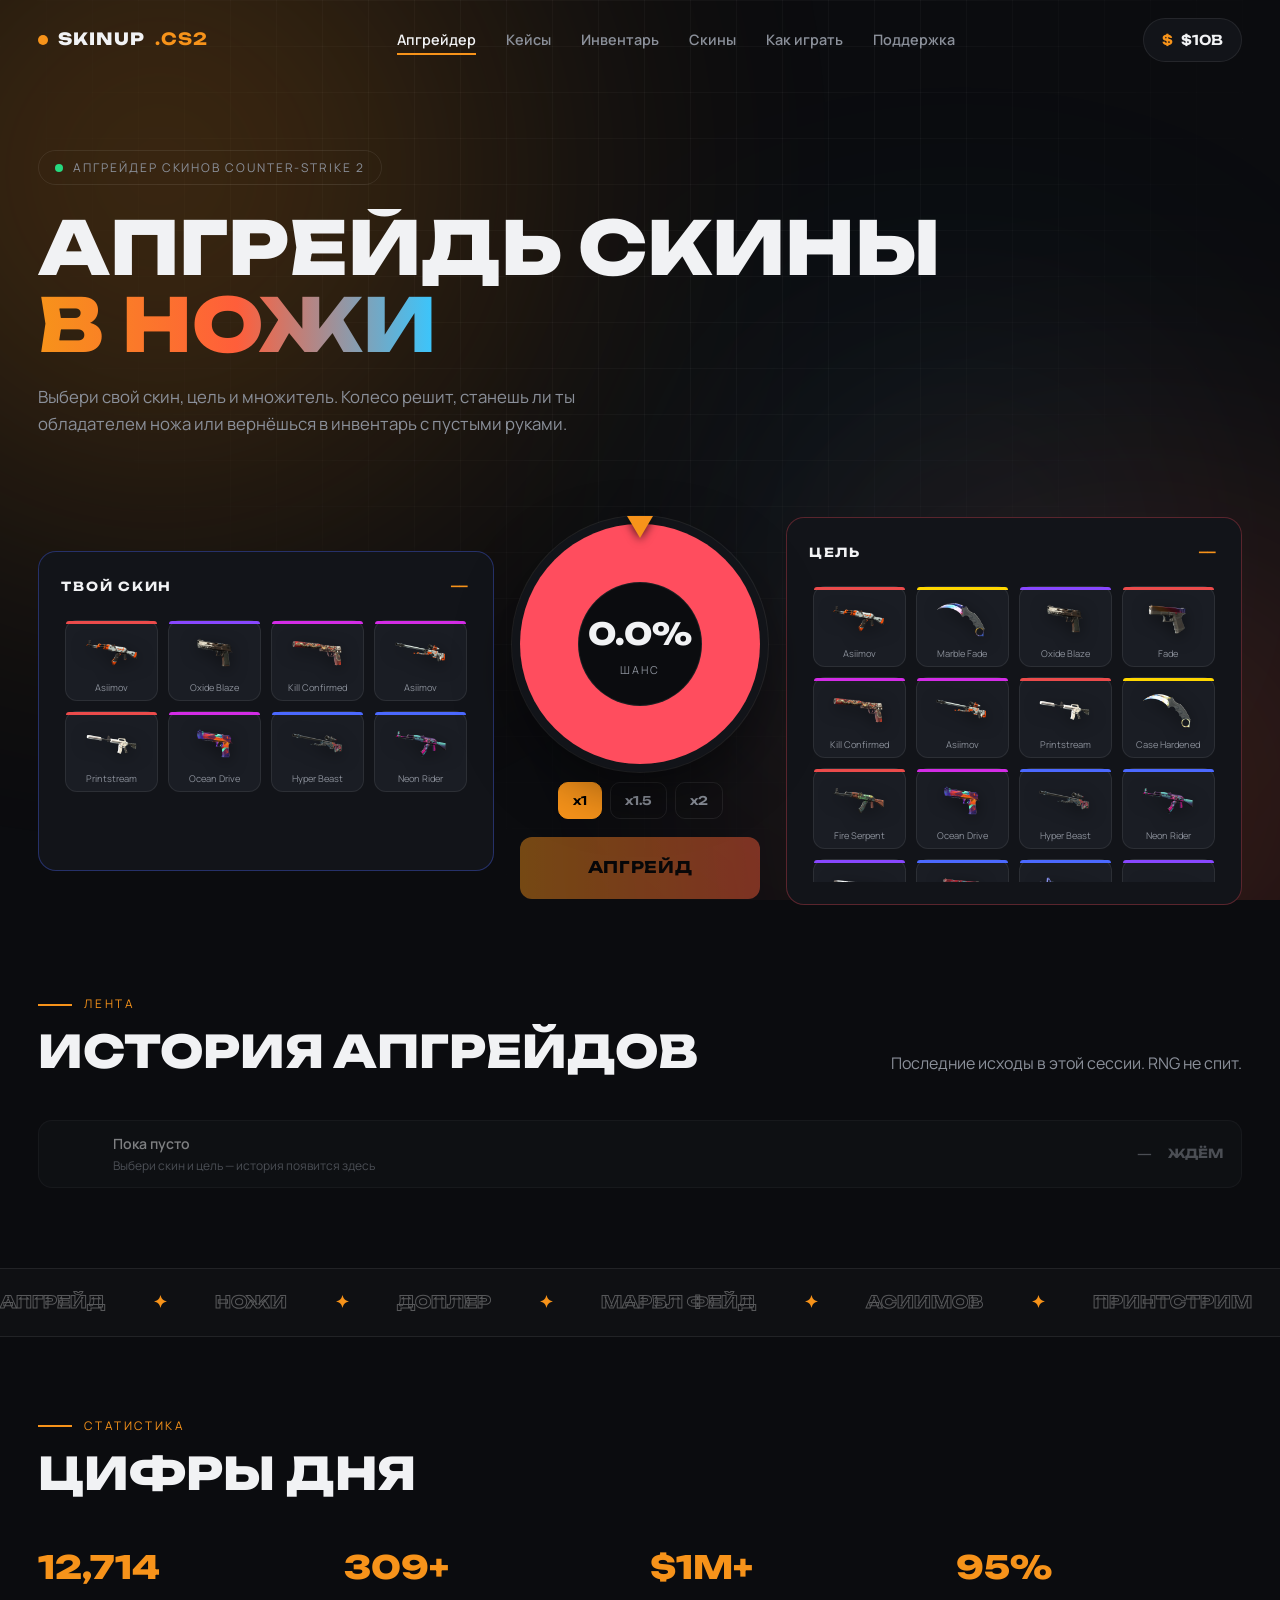
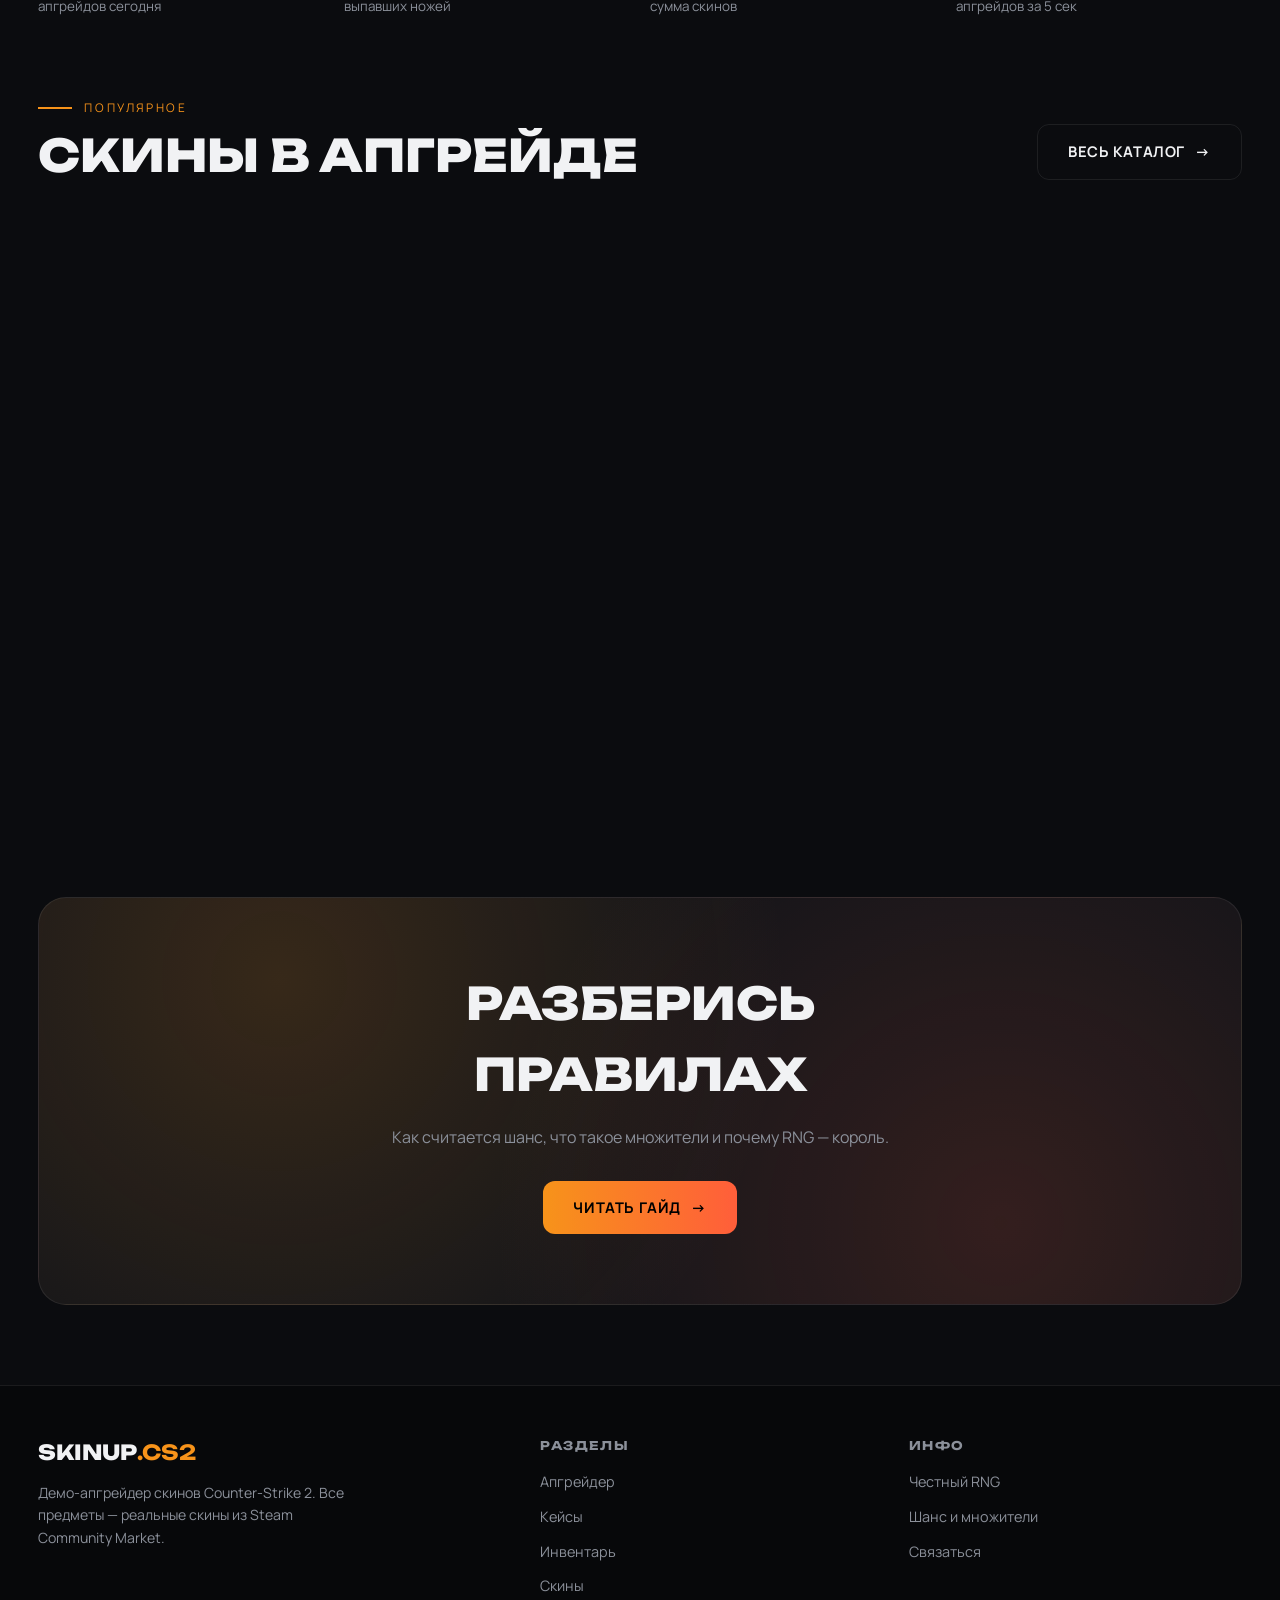
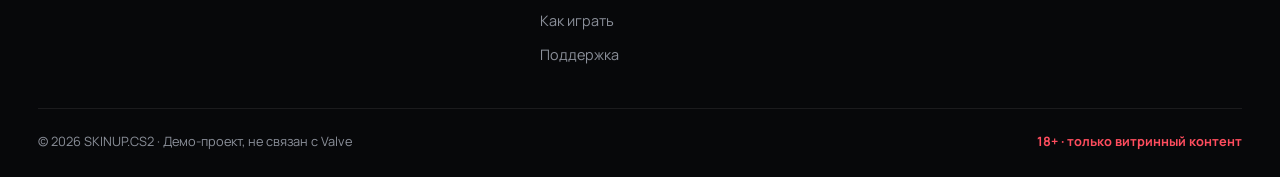
<file: index.html>
<!DOCTYPE html>
<html lang="ru">
<head>
<meta charset="UTF-8">
<meta name="viewport" content="width=device-width, initial-scale=1.0">
<title>SKINUP.CS2 — апгрейдер скинов Counter-Strike 2</title>
<meta name="description" content="Апгрейдер скинов CS2: повышай шанс, апгрейдь ножи и редкости. Реальные предметы Steam.">
<link rel="stylesheet" href="css/style.css">
</head>
<body class="locked">

<div class="preloader">
  <div class="preloader-logo" aria-hidden="true">
    <span style="--i:0">S</span><span style="--i:1">K</span><span style="--i:2">I</span><span style="--i:3">N</span><span style="--i:4">U</span><span style="--i:5">P</span><span style="--i:6">.</span><b style="--i:7">CS2</b>
  </div>
  <div class="preloader-bar"><i></i></div>
  <div class="preloader-num">000%</div>
</div>

<div class="page-curtain" aria-hidden="true"><i></i><i></i><i></i><i></i><i></i></div>
<div class="grain" style="display:none"></div>
<div class="grid-bg" aria-hidden="true"></div>
<div class="bg-glow" aria-hidden="true"><span></span><span></span><span></span></div>
<div class="cursor" aria-hidden="true"></div>
<div class="cursor-dot" aria-hidden="true"></div>
<div class="confetti" id="confetti" aria-hidden="true"></div>

<header class="header">
  <div class="container">
    <a href="index.html" class="logo"><span class="pulse"></span>SKINUP<b>.CS2</b></a>
    <nav class="nav">
      <a href="index.html" class="active">Апгрейдер</a>
      <a href="cases.html">Кейсы</a>
      <a href="inventory.html">Инвентарь</a>
      <a href="skins.html">Скины</a>
      <a href="how.html">Как играть</a>
      <a href="contact.html">Поддержка</a>
    </nav>
    <div class="balance"><i>$</i><span data-balance>$250</span></div>
    <button class="burger" aria-label="Меню"><span></span><span></span><span></span></button>
  </div>
</header>

<div class="menu-overlay">
  <ul class="menu-list">
    <li><a href="index.html">Апгрейдер</a></li>
    <li><a href="cases.html">Кейсы</a></li>
    <li><a href="inventory.html">Инвентарь</a></li>
    <li><a href="skins.html">Скины</a></li>
    <li><a href="how.html">Как играть</a></li>
    <li><a href="contact.html">Поддержка</a></li>
  </ul>
  <div class="menu-meta">Демо-режим · реальные скины CS2 · без регистрации</div>
</div>

<main>
  <section class="hero" style="padding-bottom:30px">
    <div class="container">
      <div class="hero-tag" data-hero-anim><i></i>Апгрейдер скинов Counter-Strike 2</div>
      <h1>
        <span class="line"><span>Апгрейдь скины</span></span>
        <span class="line"><span class="grad">в ножи</span></span>
      </h1>
      <p data-hero-anim>Выбери свой скин, цель и множитель. Колесо решит, станешь ли ты обладателем ножа или вернёшься в инвентарь с пустыми руками.</p>
    </div>
  </section>

  <section class="section" style="padding-top:20px">
    <div class="container">
      <div class="upgrade-wrap" data-reveal>
        <div class="slot-panel from">
          <div class="slot-title"><b>Твой скин</b><span class="slot-price" id="from-price">—</span></div>
          <div class="slot-pick" id="from-pick"></div>
        </div>

        <div class="wheel-panel">
          <div class="wheel" id="wheel">
            <div class="wheel-arm"><div class="wheel-pointer"></div></div>
            <div class="wheel-inner">
              <div class="wheel-chance" id="chance">0%</div>
              <div class="wheel-label">шанс</div>
            </div>
          </div>
          <div class="multipliers" id="multipliers">
            <button type="button" class="mult active" data-mult="1">x1</button>
            <button type="button" class="mult" data-mult="1.5">x1.5</button>
            <button type="button" class="mult" data-mult="2">x2</button>
          </div>
          <button type="button" class="btn btn-primary btn-big" id="spin-btn" disabled>Апгрейд</button>
        </div>

        <div class="slot-panel to">
          <div class="slot-title"><b>Цель</b><span class="slot-price" id="to-price">—</span></div>
          <div class="slot-pick" id="to-pick"></div>
        </div>
      </div>
    </div>
  </section>

  <section class="section" style="padding-top:10px">
    <div class="container">
      <div class="section-head">
        <div data-reveal>
          <div class="eyebrow">Лента</div>
          <h2>История апгрейдов</h2>
        </div>
        <p data-reveal style="--d:.1s">Последние исходы в этой сессии. RNG не спит.</p>
      </div>
      <div class="history" id="history" data-reveal>
        <div class="hist-row" style="opacity:.5">
          <div style="width:54px"></div>
          <div class="hist-name">Пока пусто<small>Выбери скин и цель — история появится здесь</small></div>
          <div class="hist-chance">—</div>
          <div class="hist-status" style="color:var(--muted)">Ждём</div>
        </div>
      </div>
    </div>
  </section>

  <div class="marquee" aria-hidden="true">
    <div class="marquee-track">
      <span>Апгрейд <b>✦</b> Ножи <b>✦</b> Доплер <b>✦</b> Марбл Фейд <b>✦</b> Асиимов <b>✦</b> Принтстрим <b>✦</b></span>
      <span>Апгрейд <b>✦</b> Ножи <b>✦</b> Доплер <b>✦</b> Марбл Фейд <b>✦</b> Асиимов <b>✦</b> Принтстрим <b>✦</b></span>
    </div>
  </div>

  <section class="section">
    <div class="container">
      <div class="section-head">
        <div data-reveal>
          <div class="eyebrow">Статистика</div>
          <h2>Цифры дня</h2>
        </div>
      </div>
      <div class="hero-stats" style="margin-top:0;border-top:none;padding-top:0">
        <div class="stat" data-reveal style="--d:0s"><b data-count="12847">0</b><span>апгрейдов сегодня</span></div>
        <div class="stat" data-reveal style="--d:.08s"><b data-count="312" data-suffix="+">0</b><span>выпавших ножей</span></div>
        <div class="stat" data-reveal style="--d:.16s"><b data-count="1" data-prefix="$" data-suffix="M+">0</b><span>сумма скинов</span></div>
        <div class="stat" data-reveal style="--d:.24s"><b data-count="96" data-suffix="%">0</b><span>апгрейдов за 5 сек</span></div>
      </div>
    </div>
  </section>

  <section class="section" style="padding-top:0">
    <div class="container">
      <div class="section-head">
        <div data-reveal>
          <div class="eyebrow">Популярное</div>
          <h2>Скины в апгрейде</h2>
        </div>
        <a href="skins.html" class="btn btn-ghost" data-reveal style="--d:.1s">Весь каталог <span class="arr">→</span></a>
      </div>
      <div class="skins-grid" id="top-skins"></div>
    </div>
  </section>

  <section class="cta">
    <div class="container">
      <div class="cta-box" data-reveal="scale">
        <h2>Разберись<br>правилах</h2>
        <p>Как считается шанс, что такое множители и почему RNG — король.</p>
        <a href="how.html" class="btn btn-primary">Читать гайд <span class="arr">→</span></a>
      </div>
    </div>
  </section>
</main>

<footer class="footer">
  <div class="container">
    <div class="footer-grid">
      <div data-reveal>
        <div class="footer-logo">SKINUP<b>.CS2</b></div>
        <p>Демо-апгрейдер скинов Counter-Strike 2. Все предметы — реальные скины из Steam Community Market.</p>
      </div>
      <div data-reveal style="--d:.1s">
        <h4>Разделы</h4>
        <ul class="footer-links">
          <li><a href="index.html">Апгрейдер</a></li>
          <li><a href="cases.html">Кейсы</a></li>
          <li><a href="inventory.html">Инвентарь</a></li>
          <li><a href="skins.html">Скины</a></li>
          <li><a href="how.html">Как играть</a></li>
          <li><a href="contact.html">Поддержка</a></li>
        </ul>
      </div>
      <div data-reveal style="--d:.2s">
        <h4>Инфо</h4>
        <ul class="footer-links">
          <li><a href="how.html">Честный RNG</a></li>
          <li><a href="how.html">Шанс и множители</a></li>
          <li><a href="contact.html">Связаться</a></li>
        </ul>
      </div>
    </div>
    <div class="footer-bottom">
      <span>© 2026 SKINUP.CS2 · Демо-проект, не связан с Valve</span>
      <span class="age">18+ · только витринный контент</span>
    </div>
  </div>
</footer>

<button class="to-top" aria-label="Наверх">↑</button>

<div class="toast" id="toast"></div>

<script src="js/items.js"></script>
<script src="js/main.js"></script>
<script src="js/upgrade.js"></script>
<script>
(() => {
  const box = document.getElementById('top-skins');
  if (!box || typeof SKINS === 'undefined') return;
  SKINS.slice().sort((a,b) => b.price - a.price).slice(0, 8).forEach((s, i) => {
    const r = RARITY[s.rarity];
    const el = document.createElement('article');
    el.className = 'skin-card';
    el.setAttribute('data-reveal', 'scale');
    el.style.setProperty('--d', (i % 4) * 0.08 + 's');
    el.style.setProperty('--rc', r.color);
    el.innerHTML = `
      <img src="${s.file}" alt="${s.name}" loading="lazy">
      <h3>${s.name}</h3>
      <span class="wear">${s.wear}</span>
      <div class="price-row">
        <span class="price">${fmtMoney(s.price)}</span>
        <span class="rarity">${r.label}</span>
      </div>`;
    box.appendChild(el);
  });
})();
</script>
</body>
</html>
</file>
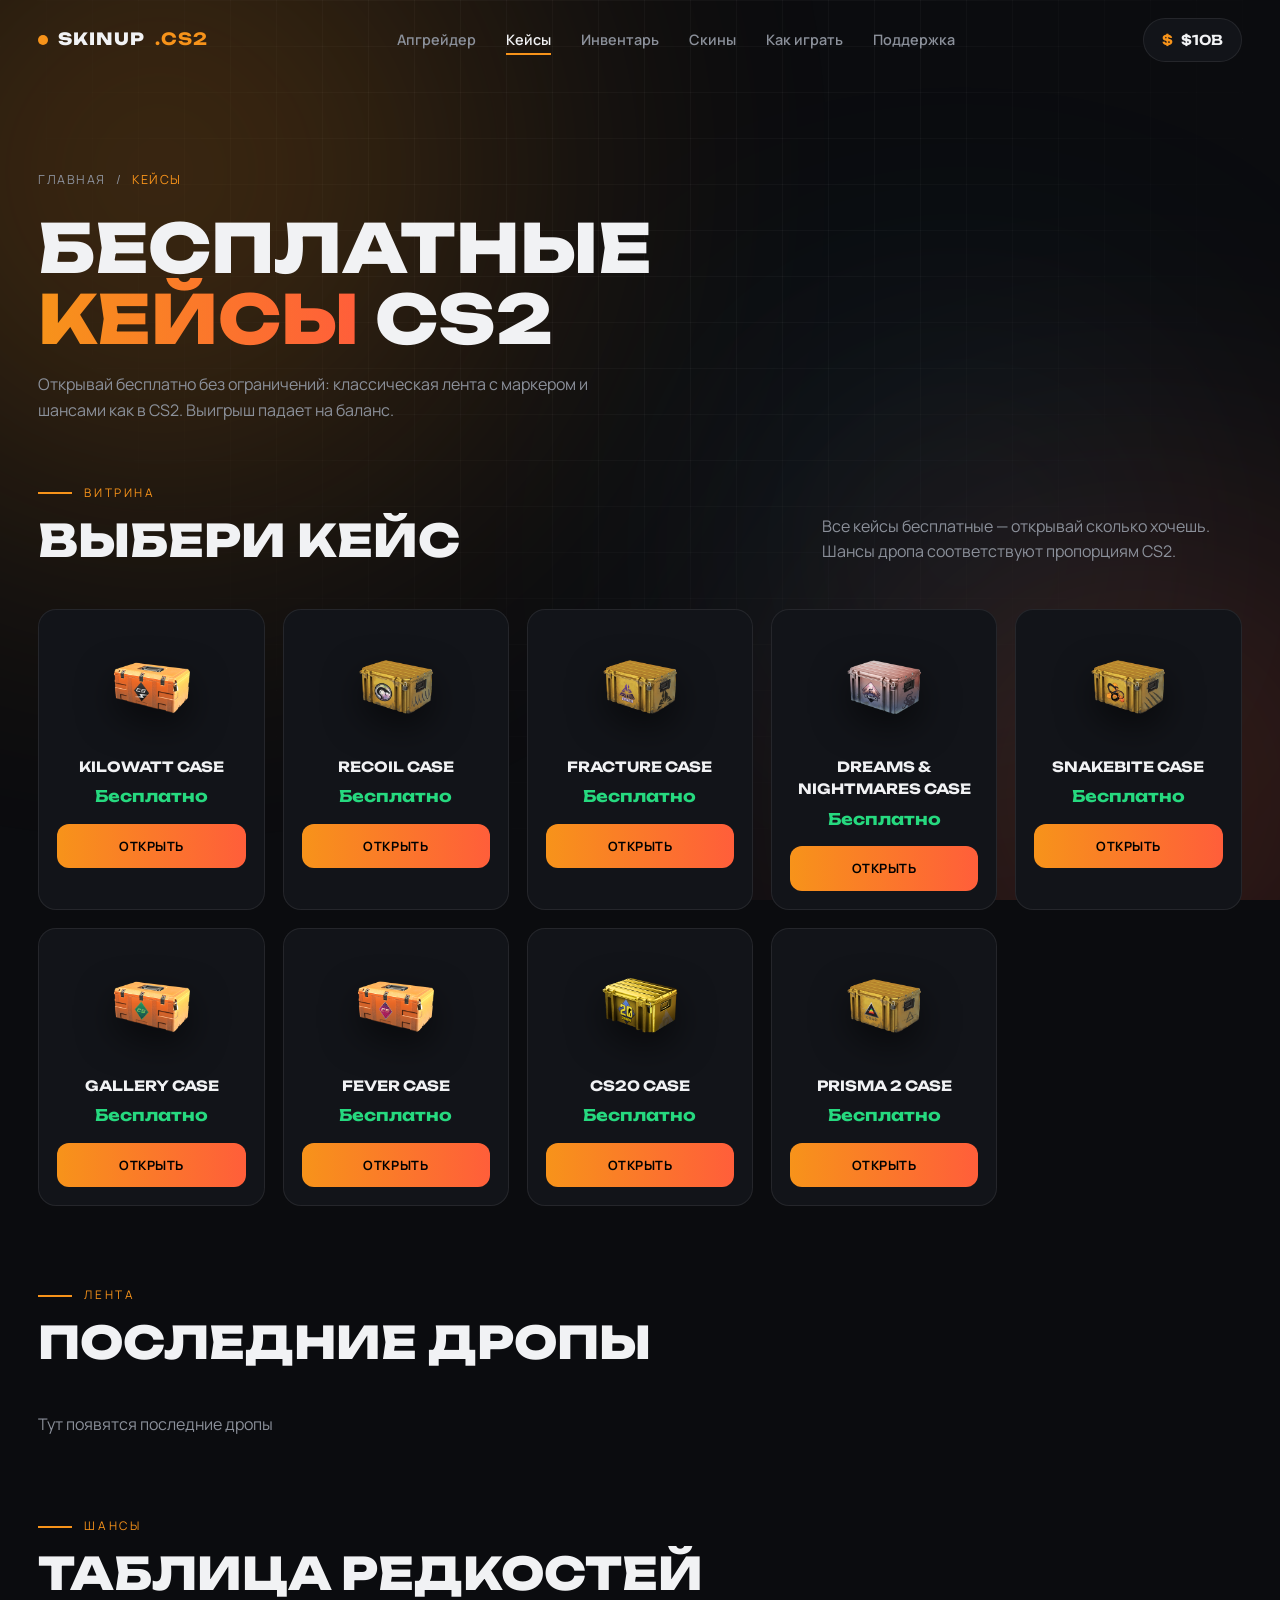
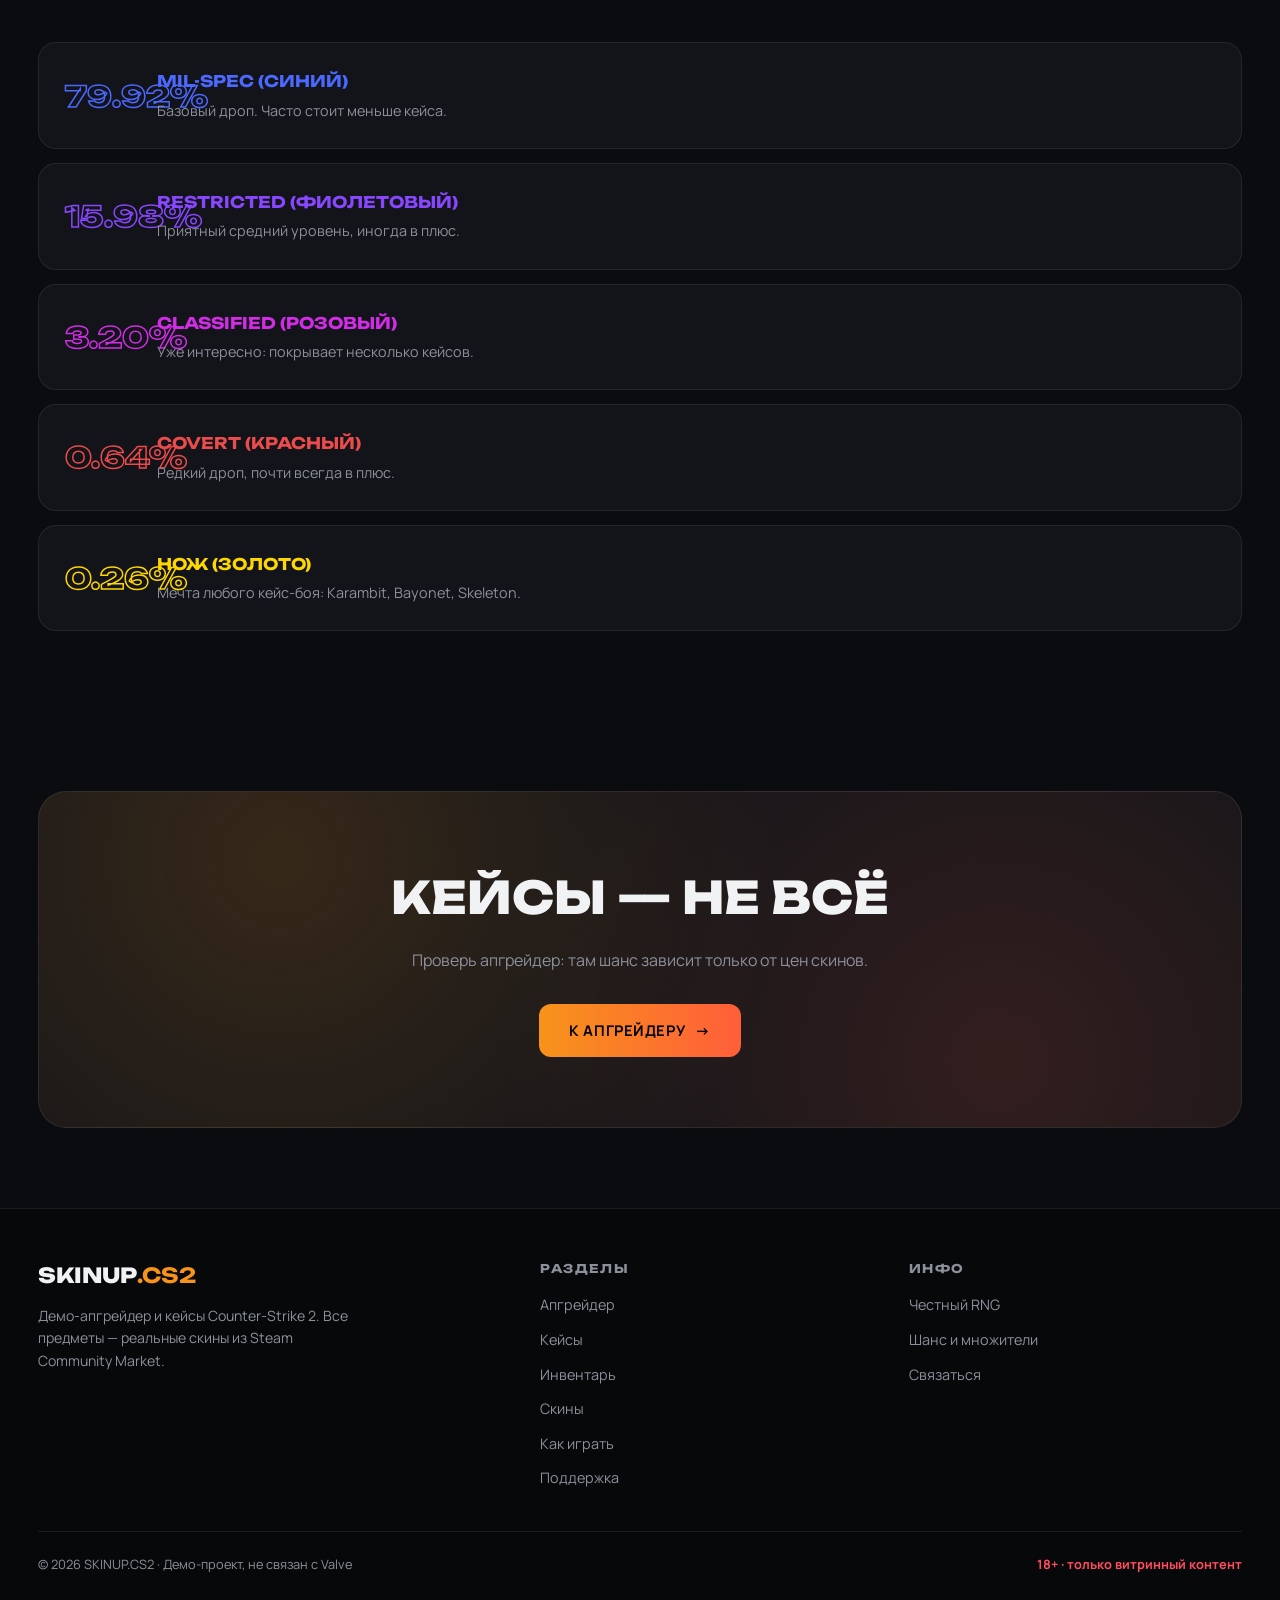
<file: cases.html>
<!DOCTYPE html>
<html lang="ru">
<head>
<meta charset="UTF-8">
<meta name="viewport" content="width=device-width, initial-scale=1.0">
<title>Кейсы — SKINUP.CS2</title>
<meta name="description" content="Открытие кейсов CS2: лента, шансы и реальные скины.">
<link rel="stylesheet" href="css/style.css">
</head>
<body class="locked">

<div class="preloader">
  <div class="preloader-logo" aria-hidden="true">
    <span style="--i:0">К</span><span style="--i:1">Е</span><span style="--i:2">Й</span><span style="--i:3">С</span><span style="--i:4">Ы</span>
  </div>
  <div class="preloader-bar"><i></i></div>
  <div class="preloader-num">000%</div>
</div>

<div class="page-curtain" aria-hidden="true"><i></i><i></i><i></i><i></i><i></i></div>
<div class="grid-bg" aria-hidden="true"></div>
<div class="bg-glow" aria-hidden="true"><span></span><span></span><span></span></div>
<div class="cursor" aria-hidden="true"></div>
<div class="cursor-dot" aria-hidden="true"></div>
<div class="confetti" id="confetti" aria-hidden="true"></div>

<header class="header">
  <div class="container">
    <a href="index.html" class="logo"><span class="pulse"></span>SKINUP<b>.CS2</b></a>
    <nav class="nav">
      <a href="index.html">Апгрейдер</a>
      <a href="cases.html" class="active">Кейсы</a>
      <a href="inventory.html">Инвентарь</a>
      <a href="skins.html">Скины</a>
      <a href="how.html">Как играть</a>
      <a href="contact.html">Поддержка</a>
    </nav>
    <div class="balance"><i>$</i><span data-balance>$250</span></div>
    <button class="burger" aria-label="Меню"><span></span><span></span><span></span></button>
  </div>
</header>

<div class="menu-overlay">
  <ul class="menu-list">
    <li><a href="index.html">Апгрейдер</a></li>
    <li><a href="cases.html">Кейсы</a></li>
    <li><a href="inventory.html">Инвентарь</a></li>
    <li><a href="skins.html">Скины</a></li>
    <li><a href="how.html">Как играть</a></li>
    <li><a href="contact.html">Поддержка</a></li>
  </ul>
  <div class="menu-meta">Демо-режим · реальные скины CS2 · без регистрации</div>
</div>

<main>
  <section class="page-hero">
    <div class="container">
      <div class="breadcrumb" data-hero-anim><a href="index.html">Главная</a> / <span>Кейсы</span></div>
      <h1 data-hero-anim>Бесплатные<br><span class="grad">кейсы</span> CS2</h1>
      <p data-hero-anim>Открывай бесплатно без ограничений: классическая лента с маркером и шансами как в CS2. Выигрыш падает на баланс.</p>
    </div>
  </section>

  <section class="section" style="padding-top:0">
    <div class="container">
      <div class="section-head">
        <div data-reveal>
          <div class="eyebrow">Витрина</div>
          <h2>Выбери кейс</h2>
        </div>
          <p data-reveal style="--d:.1s">Все кейсы бесплатные — открывай сколько хочешь. Шансы дропа соответствуют пропорциям CS2.</p>
      </div>
      <div class="cases-grid" id="cases-grid"></div>
    </div>
  </section>

  <section class="section" style="padding-top:0">
    <div class="container">
      <div class="section-head">
        <div data-reveal>
          <div class="eyebrow">Лента</div>
          <h2>Последние дропы</h2>
        </div>
      </div>
      <div class="history" id="drops" data-reveal>
        <p style="color:var(--muted)">Тут появятся последние дропы</p>
      </div>
    </div>
  </section>

  <section class="section" style="padding-top:0">
    <div class="container">
      <div class="section-head">
        <div data-reveal>
          <div class="eyebrow">Шансы</div>
          <h2>Таблица редкостей</h2>
        </div>
      </div>
      <div class="steps">
        <div class="step" data-reveal style="--d:0s">
          <div class="step-num" style="-webkit-text-stroke-color:#4b69ff;color:transparent">79.92%</div>
          <div><h3 style="color:#4b69ff">Mil-Spec (синий)</h3><p>Базовый дроп. Часто стоит меньше кейса.</p></div>
        </div>
        <div class="step" data-reveal style="--d:.06s">
          <div class="step-num" style="-webkit-text-stroke-color:#8847ff;color:transparent">15.98%</div>
          <div><h3 style="color:#8847ff">Restricted (фиолетовый)</h3><p>Приятный средний уровень, иногда в плюс.</p></div>
        </div>
        <div class="step" data-reveal style="--d:.12s">
          <div class="step-num" style="-webkit-text-stroke-color:#d32ce6;color:transparent">3.20%</div>
          <div><h3 style="color:#d32ce6">Classified (розовый)</h3><p>Уже интересно: покрывает несколько кейсов.</p></div>
        </div>
        <div class="step" data-reveal style="--d:.18s">
          <div class="step-num" style="-webkit-text-stroke-color:#eb4b4b;color:transparent">0.64%</div>
          <div><h3 style="color:#eb4b4b">Covert (красный)</h3><p>Редкий дроп, почти всегда в плюс.</p></div>
        </div>
        <div class="step" data-reveal style="--d:.24s">
          <div class="step-num" style="-webkit-text-stroke-color:#ffd700;color:transparent">0.26%</div>
          <div><h3 style="color:#ffd700">Нож (золото)</h3><p>Мечта любого кейс-боя: Karambit, Bayonet, Skeleton.</p></div>
        </div>
      </div>
    </div>
  </section>

  <section class="cta">
    <div class="container">
      <div class="cta-box" data-reveal="scale">
        <h2>Кейсы — не всё</h2>
        <p>Проверь апгрейдер: там шанс зависит только от цен скинов.</p>
        <a href="index.html" class="btn btn-primary">К апгрейдеру <span class="arr">→</span></a>
      </div>
    </div>
  </section>
</main>

<footer class="footer">
  <div class="container">
    <div class="footer-grid">
      <div data-reveal>
        <div class="footer-logo">SKINUP<b>.CS2</b></div>
        <p>Демо-апгрейдер и кейсы Counter-Strike 2. Все предметы — реальные скины из Steam Community Market.</p>
      </div>
      <div data-reveal style="--d:.1s">
        <h4>Разделы</h4>
        <ul class="footer-links">
          <li><a href="index.html">Апгрейдер</a></li>
          <li><a href="cases.html">Кейсы</a></li>
          <li><a href="inventory.html">Инвентарь</a></li>
          <li><a href="skins.html">Скины</a></li>
          <li><a href="how.html">Как играть</a></li>
          <li><a href="contact.html">Поддержка</a></li>
        </ul>
      </div>
      <div data-reveal style="--d:.2s">
        <h4>Инфо</h4>
        <ul class="footer-links">
          <li><a href="how.html">Честный RNG</a></li>
          <li><a href="how.html">Шанс и множители</a></li>
          <li><a href="contact.html">Связаться</a></li>
        </ul>
      </div>
    </div>
    <div class="footer-bottom">
      <span>© 2026 SKINUP.CS2 · Демо-проект, не связан с Valve</span>
      <span class="age">18+ · только витринный контент</span>
    </div>
  </div>
</footer>

<button class="to-top" aria-label="Наверх">↑</button>

<div class="case-open" id="case-open">
  <div class="case-open-title" id="case-open-title">Открываем кейс</div>
  <div class="case-reel-wrap">
    <div class="case-marker"></div>
    <div class="case-reel" id="case-reel"></div>
  </div>
  <div class="case-result" id="case-result"></div>
  <div class="case-actions">
    <button type="button" class="btn btn-primary" id="open-btn" disabled>Крутится...</button>
    <button type="button" class="btn btn-ghost" id="close-btn">Закрыть</button>
  </div>
</div>

<script src="js/items.js"></script>
<script src="js/main.js"></script>
<script src="js/cases.js"></script>
</body>
</html>
</file>
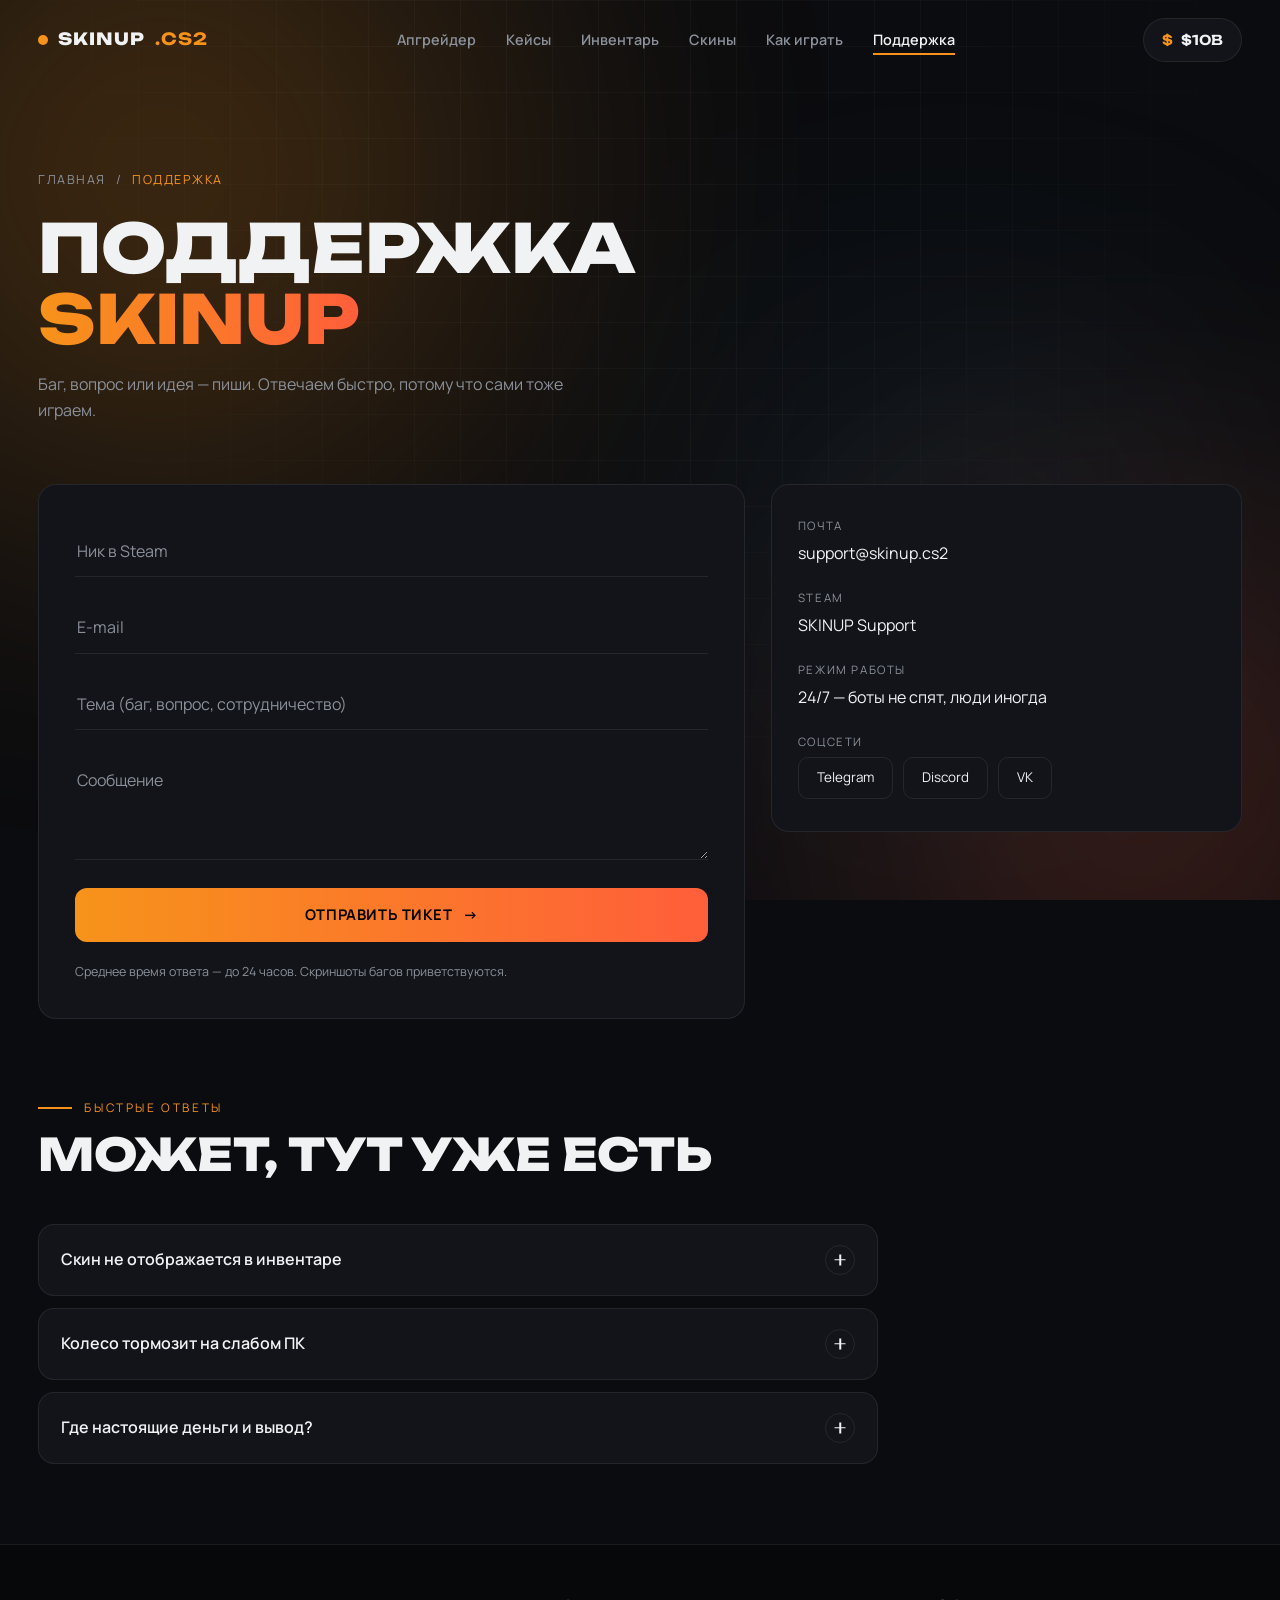
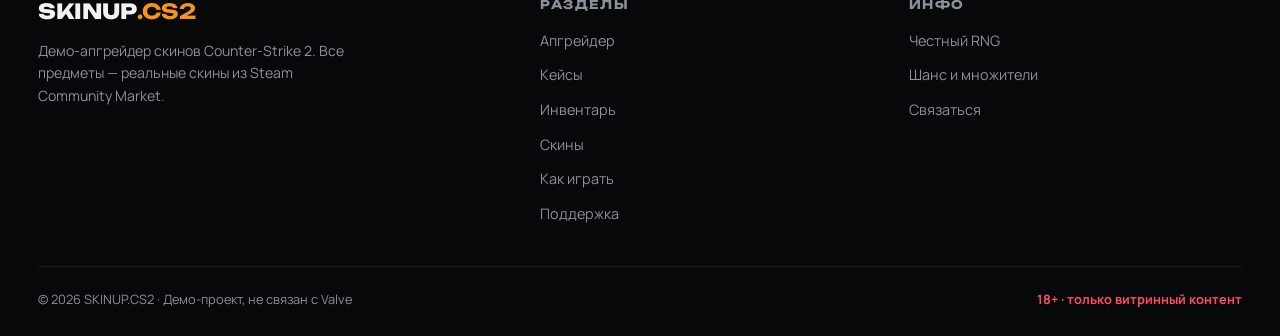
<file: contact.html>
﻿<!DOCTYPE html>
<html lang="ru">
<head>
<meta charset="UTF-8">
<meta name="viewport" content="width=device-width, initial-scale=1.0">
<title>Поддержка — SKINUP.CS2</title>
<meta name="description" content="Поддержка SKINUP.CS2: вопросы по апгрейдеру, баги, обратная связь.">
<link rel="stylesheet" href="css/style.css">
</head>
<body class="locked">

<div class="preloader">
  <div class="preloader-logo" aria-hidden="true">
    <span style="--i:0">S</span><span style="--i:1">U</span><span style="--i:2">P</span><span style="--i:3">P</span><span style="--i:4">O</span><span style="--i:5">R</span><span style="--i:6">T</span>
  </div>
  <div class="preloader-bar"><i></i></div>
  <div class="preloader-num">000%</div>
</div>

<div class="page-curtain" aria-hidden="true"><i></i><i></i><i></i><i></i><i></i></div>
<div class="grid-bg" aria-hidden="true"></div>
<div class="bg-glow" aria-hidden="true"><span></span><span></span><span></span></div>
<div class="cursor" aria-hidden="true"></div>
<div class="cursor-dot" aria-hidden="true"></div>

<header class="header">
  <div class="container">
    <a href="index.html" class="logo"><span class="pulse"></span>SKINUP<b>.CS2</b></a>
    <nav class="nav">
      <a href="index.html">Апгрейдер</a>
      <a href="cases.html">Кейсы</a>
      <a href="inventory.html">Инвентарь</a>
      <a href="skins.html">Скины</a>
      <a href="how.html">Как играть</a>
      <a href="contact.html" class="active">Поддержка</a>
    </nav>
    <div class="balance"><i>$</i><span data-balance>$250</span></div>
    <button class="burger" aria-label="Меню"><span></span><span></span><span></span></button>
  </div>
</header>

<div class="menu-overlay">
  <ul class="menu-list">
    <li><a href="index.html">Апгрейдер</a></li>
          <li><a href="cases.html">Кейсы</a></li>
          <li><a href="inventory.html">Инвентарь</a></li>
          <li><a href="skins.html">Скины</a></li>
    <li><a href="how.html">Как играть</a></li>
    <li><a href="contact.html">Поддержка</a></li>
  </ul>
  <div class="menu-meta">Демо-режим · реальные скины CS2 · без регистрации</div>
</div>

<main>
  <section class="page-hero">
    <div class="container">
      <div class="breadcrumb" data-hero-anim><a href="index.html">Главная</a> / <span>Поддержка</span></div>
      <h1 data-hero-anim>Поддержка<br><span class="grad">SKINUP</span></h1>
      <p data-hero-anim>Баг, вопрос или идея — пиши. Отвечаем быстро, потому что сами тоже играем.</p>
    </div>
  </section>

  <section class="section" style="padding-top:0">
    <div class="container">
      <div class="contact-grid">
        <form class="form" data-reveal="left" novalidate>
          <div class="field">
            <input type="text" id="name" name="name" placeholder=" " required autocomplete="nickname">
            <label for="name">Ник в Steam</label>
          </div>
          <div class="field">
            <input type="email" id="email" name="email" placeholder=" " required autocomplete="email">
            <label for="email">E-mail</label>
          </div>
          <div class="field">
            <input type="text" id="topic" name="topic" placeholder=" ">
            <label for="topic">Тема (баг, вопрос, сотрудничество)</label>
          </div>
          <div class="field">
            <textarea id="msg" name="msg" placeholder=" " required></textarea>
            <label for="msg">Сообщение</label>
          </div>
          <div class="form-ok">✅ Тикет создан. Поддержка ответит на почту.</div>
          <button type="submit" class="btn btn-primary">Отправить тикет <span class="arr">→</span></button>
          <p class="form-note">Среднее время ответа — до 24 часов. Скриншоты багов приветствуются.</p>
        </form>

        <aside class="contact-side" data-reveal="right">
          <div class="contact-item">
            <span>Почта</span>
            <a href="mailto:support@skinup.cs2">support@skinup.cs2</a>
          </div>
          <div class="contact-item">
            <span>Steam</span>
            <p>SKINUP Support</p>
          </div>
          <div class="contact-item">
            <span>Режим работы</span>
            <p>24/7 — боты не спят, люди иногда</p>
          </div>
          <div class="contact-item">
            <span>Соцсети</span>
            <div class="socials">
              <a href="contact.html">Telegram</a>
              <a href="contact.html">Discord</a>
              <a href="contact.html">VK</a>
            </div>
          </div>
        </aside>
      </div>
    </div>
  </section>

  <section class="section" style="padding-top:0">
    <div class="container">
      <div class="section-head">
        <div data-reveal>
          <div class="eyebrow">Быстрые ответы</div>
          <h2>Может, тут уже есть</h2>
        </div>
      </div>
      <div class="faq">
        <div class="faq-item" data-reveal style="--d:0s">
          <button class="faq-q">Скин не отображается в инвентаре<span class="plus"></span></button>
          <div class="faq-a"><p>Обнови страницу (F5). Демо-инвентарь формируется заново при каждой загрузке — стартовые скины всегда одни и те же.</p></div>
        </div>
        <div class="faq-item" data-reveal style="--d:.08s">
          <button class="faq-q">Колесо тормозит на слабом ПК<span class="plus"></span></button>
          <div class="faq-a"><p>Анимация тяжёлая. Отключи другие вкладки или подожди — через 4 секунды результат отрисуется в любом случае.</p></div>
        </div>
        <div class="faq-item" data-reveal style="--d:.16s">
          <button class="faq-q">Где настоящие деньги и вывод?<span class="plus"></span></button>
          <div class="faq-a"><p>Это исключительно витринное демо без ставок и вывода. Реальные апгрейдеры — на свой страх и риск.</p></div>
        </div>
      </div>
    </div>
  </section>
</main>

<footer class="footer">
  <div class="container">
    <div class="footer-grid">
      <div data-reveal>
        <div class="footer-logo">SKINUP<b>.CS2</b></div>
        <p>Демо-апгрейдер скинов Counter-Strike 2. Все предметы — реальные скины из Steam Community Market.</p>
      </div>
      <div data-reveal style="--d:.1s">
        <h4>Разделы</h4>
        <ul class="footer-links">
          <li><a href="index.html">Апгрейдер</a></li>
    <li><a href="cases.html">Кейсы</a></li>
    <li><a href="inventory.html">Инвентарь</a></li>
    <li><a href="skins.html">Скины</a></li>
          <li><a href="how.html">Как играть</a></li>
          <li><a href="contact.html">Поддержка</a></li>
        </ul>
      </div>
      <div data-reveal style="--d:.2s">
        <h4>Инфо</h4>
        <ul class="footer-links">
          <li><a href="how.html">Честный RNG</a></li>
          <li><a href="how.html">Шанс и множители</a></li>
          <li><a href="contact.html">Связаться</a></li>
        </ul>
      </div>
    </div>
    <div class="footer-bottom">
      <span>© 2026 SKINUP.CS2 · Демо-проект, не связан с Valve</span>
      <span class="age">18+ · только витринный контент</span>
    </div>
  </div>
</footer>

<button class="to-top" aria-label="Наверх">↑</button>
<script src="js/items.js"></script>
<script src="js/main.js"></script>
</body>
</html>
</file>
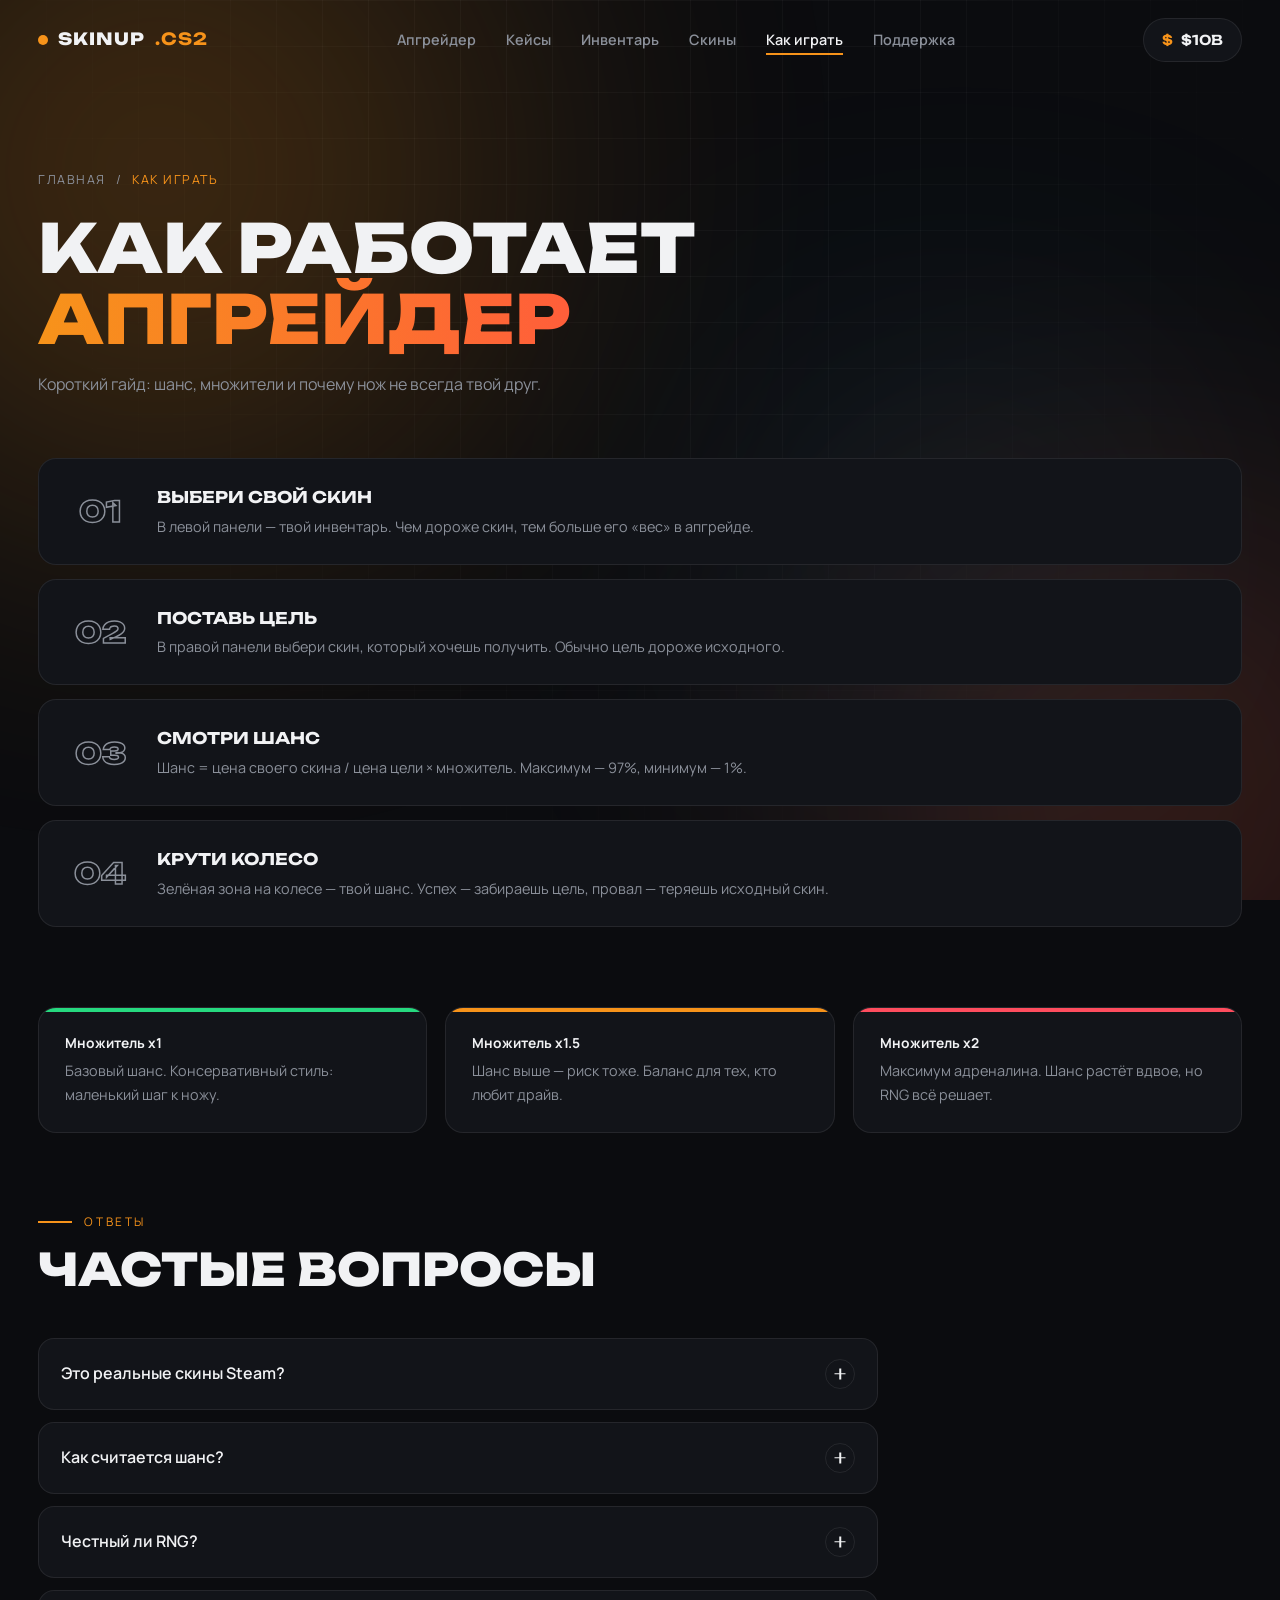
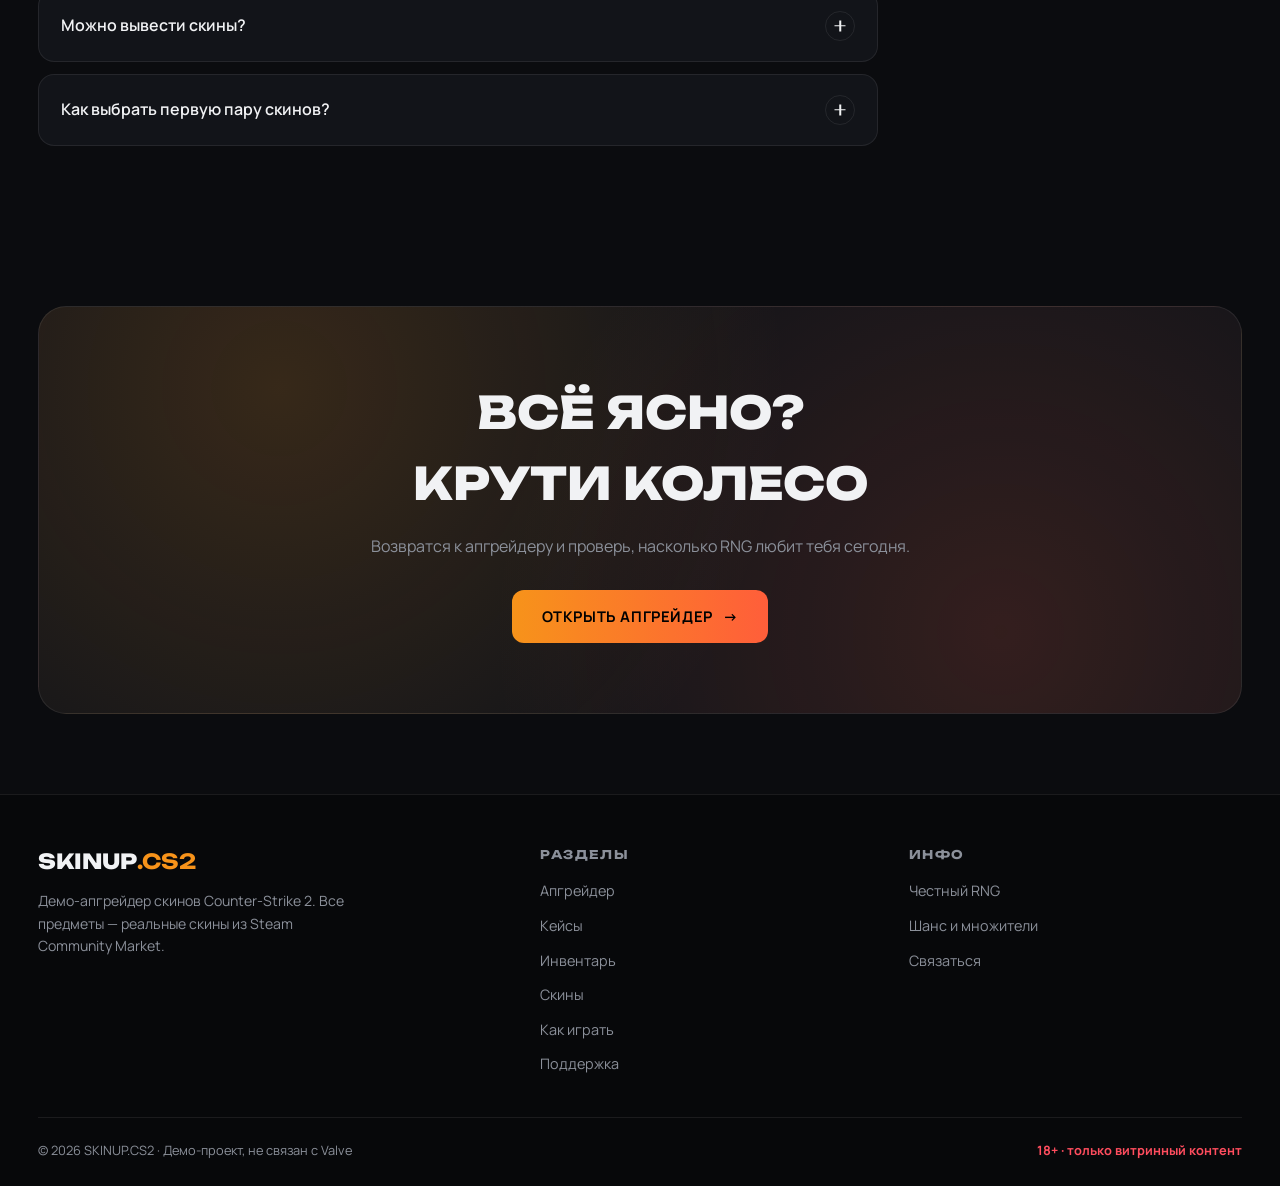
<file: how.html>
﻿<!DOCTYPE html>
<html lang="ru">
<head>
<meta charset="UTF-8">
<meta name="viewport" content="width=device-width, initial-scale=1.0">
<title>Как играть — SKINUP.CS2</title>
<meta name="description" content="Как работает апгрейдер CS2: шанс, множители и честный RNG.">
<link rel="stylesheet" href="css/style.css">
</head>
<body class="locked">

<div class="preloader">
  <div class="preloader-logo" aria-hidden="true">
    <span style="--i:0">Г</span><span style="--i:1">А</span><span style="--i:2">Й</span><span style="--i:3">Д</span>
  </div>
  <div class="preloader-bar"><i></i></div>
  <div class="preloader-num">000%</div>
</div>

<div class="page-curtain" aria-hidden="true"><i></i><i></i><i></i><i></i><i></i></div>
<div class="grid-bg" aria-hidden="true"></div>
<div class="bg-glow" aria-hidden="true"><span></span><span></span><span></span></div>
<div class="cursor" aria-hidden="true"></div>
<div class="cursor-dot" aria-hidden="true"></div>

<header class="header">
  <div class="container">
    <a href="index.html" class="logo"><span class="pulse"></span>SKINUP<b>.CS2</b></a>
    <nav class="nav">
      <a href="index.html">Апгрейдер</a>
      <a href="cases.html">Кейсы</a>
      <a href="inventory.html">Инвентарь</a>
      <a href="skins.html">Скины</a>
      <a href="how.html" class="active">Как играть</a>
      <a href="contact.html">Поддержка</a>
    </nav>
    <div class="balance"><i>$</i><span data-balance>$250</span></div>
    <button class="burger" aria-label="Меню"><span></span><span></span><span></span></button>
  </div>
</header>

<div class="menu-overlay">
  <ul class="menu-list">
    <li><a href="index.html">Апгрейдер</a></li>
          <li><a href="cases.html">Кейсы</a></li>
          <li><a href="inventory.html">Инвентарь</a></li>
          <li><a href="skins.html">Скины</a></li>
    <li><a href="how.html">Как играть</a></li>
    <li><a href="contact.html">Поддержка</a></li>
  </ul>
  <div class="menu-meta">Демо-режим · реальные скины CS2 · без регистрации</div>
</div>

<main>
  <section class="page-hero">
    <div class="container">
      <div class="breadcrumb" data-hero-anim><a href="index.html">Главная</a> / <span>Как играть</span></div>
      <h1 data-hero-anim>Как работает<br><span class="grad">апгрейдер</span></h1>
      <p data-hero-anim>Короткий гайд: шанс, множители и почему нож не всегда твой друг.</p>
    </div>
  </section>

  <section class="section" style="padding-top:0">
    <div class="container">
      <div class="steps">
        <div class="step" data-reveal style="--d:0s">
          <div class="step-num">01</div>
          <div><h3>Выбери свой скин</h3><p>В левой панели — твой инвентарь. Чем дороже скин, тем больше его «вес» в апгрейде.</p></div>
        </div>
        <div class="step" data-reveal style="--d:.08s">
          <div class="step-num">02</div>
          <div><h3>Поставь цель</h3><p>В правой панели выбери скин, который хочешь получить. Обычно цель дороже исходного.</p></div>
        </div>
        <div class="step" data-reveal style="--d:.16s">
          <div class="step-num">03</div>
          <div><h3>Смотри шанс</h3><p>Шанс = цена своего скина / цена цели × множитель. Максимум — 97%, минимум — 1%.</p></div>
        </div>
        <div class="step" data-reveal style="--d:.24s">
          <div class="step-num">04</div>
          <div><h3>Крути колесо</h3><p>Зелёная зона на колесе — твой шанс. Успех — забираешь цель, провал — теряешь исходный скин.</p></div>
        </div>
      </div>
    </div>
  </section>

  <section class="section" style="padding-top:0">
    <div class="container">
      <div class="cards" style="display:grid;grid-template-columns:repeat(auto-fit,minmax(280px,1fr));gap:18px">
        <article class="skin-card" data-reveal style="--d:0s;--rc:#26d97f;padding:26px">
          <h3>Множитель x1</h3>
          <p style="color:var(--muted);font-size:.9rem;margin-top:8px">Базовый шанс. Консервативный стиль: маленький шаг к ножу.</p>
        </article>
        <article class="skin-card" data-reveal style="--d:.08s;--rc:#f7931a;padding:26px">
          <h3>Множитель x1.5</h3>
          <p style="color:var(--muted);font-size:.9rem;margin-top:8px">Шанс выше — риск тоже. Баланс для тех, кто любит драйв.</p>
        </article>
        <article class="skin-card" data-reveal style="--d:.16s;--rc:#ff4d5e;padding:26px">
          <h3>Множитель x2</h3>
          <p style="color:var(--muted);font-size:.9rem;margin-top:8px">Максимум адреналина. Шанс растёт вдвое, но RNG всё решает.</p>
        </article>
      </div>
    </div>
  </section>

  <section class="section" style="padding-top:0">
    <div class="container">
      <div class="section-head">
        <div data-reveal>
          <div class="eyebrow">Ответы</div>
          <h2>Частые вопросы</h2>
        </div>
      </div>
      <div class="faq">
        <div class="faq-item" data-reveal style="--d:0s">
          <button class="faq-q">Это реальные скины Steam?<span class="plus"></span></button>
          <div class="faq-a"><p>Да, все изображения — реальные предметы Counter-Strike 2 с Steam Community Market. Сам апгрейдер — демо и не связан с Valve.</p></div>
        </div>
        <div class="faq-item" data-reveal style="--d:.08s">
          <button class="faq-q">Как считается шанс?<span class="plus"></span></button>
          <div class="faq-a"><p>Шанс = (цена скина ÷ цена цели) × 100 × множитель, в пределах от 1% до 97%. Чем дороже цель — тем ниже шанс.</p></div>
        </div>
        <div class="faq-item" data-reveal style="--d:.16s">
          <button class="faq-q">Честный ли RNG?<span class="plus"></span></button>
          <div class="faq-a"><p>В демо используется Math.random() браузера. В боевых апгрейдерах применяют серверный RNG с пруф-хэшами.</p></div>
        </div>
        <div class="faq-item" data-reveal style="--d:.24s">
          <button class="faq-q">Можно вывести скины?<span class="plus"></span></button>
          <div class="faq-a"><p>Нет, это витринное демо. Реальные апгрейдеры требуют Steam-логина и поддерживают вывод через Steam Trade.</p></div>
        </div>
        <div class="faq-item" data-reveal style="--d:.32s">
          <button class="faq-q">Как выбрать первую пару скинов?<span class="plus"></span></button>
          <div class="faq-a"><p>Для старта бери пару с похожей ценой (шанс ~50%) — например, Glock Fade против AWP Asiimov. Так игра будет динамичной.</p></div>
        </div>
      </div>
    </div>
  </section>

  <section class="cta">
    <div class="container">
      <div class="cta-box" data-reveal="scale">
        <h2>Всё ясно?<br>Крути колесо</h2>
        <p>Возвратся к апгрейдеру и проверь, насколько RNG любит тебя сегодня.</p>
        <a href="index.html" class="btn btn-primary">Открыть апгрейдер <span class="arr">→</span></a>
      </div>
    </div>
  </section>
</main>

<footer class="footer">
  <div class="container">
    <div class="footer-grid">
      <div data-reveal>
        <div class="footer-logo">SKINUP<b>.CS2</b></div>
        <p>Демо-апгрейдер скинов Counter-Strike 2. Все предметы — реальные скины из Steam Community Market.</p>
      </div>
      <div data-reveal style="--d:.1s">
        <h4>Разделы</h4>
        <ul class="footer-links">
          <li><a href="index.html">Апгрейдер</a></li>
    <li><a href="cases.html">Кейсы</a></li>
    <li><a href="inventory.html">Инвентарь</a></li>
    <li><a href="skins.html">Скины</a></li>
          <li><a href="how.html">Как играть</a></li>
          <li><a href="contact.html">Поддержка</a></li>
        </ul>
      </div>
      <div data-reveal style="--d:.2s">
        <h4>Инфо</h4>
        <ul class="footer-links">
          <li><a href="how.html">Честный RNG</a></li>
          <li><a href="how.html">Шанс и множители</a></li>
          <li><a href="contact.html">Связаться</a></li>
        </ul>
      </div>
    </div>
    <div class="footer-bottom">
      <span>© 2026 SKINUP.CS2 · Демо-проект, не связан с Valve</span>
      <span class="age">18+ · только витринный контент</span>
    </div>
  </div>
</footer>

<button class="to-top" aria-label="Наверх">↑</button>
<script src="js/items.js"></script>
<script src="js/main.js"></script>
</body>
</html>
</file>
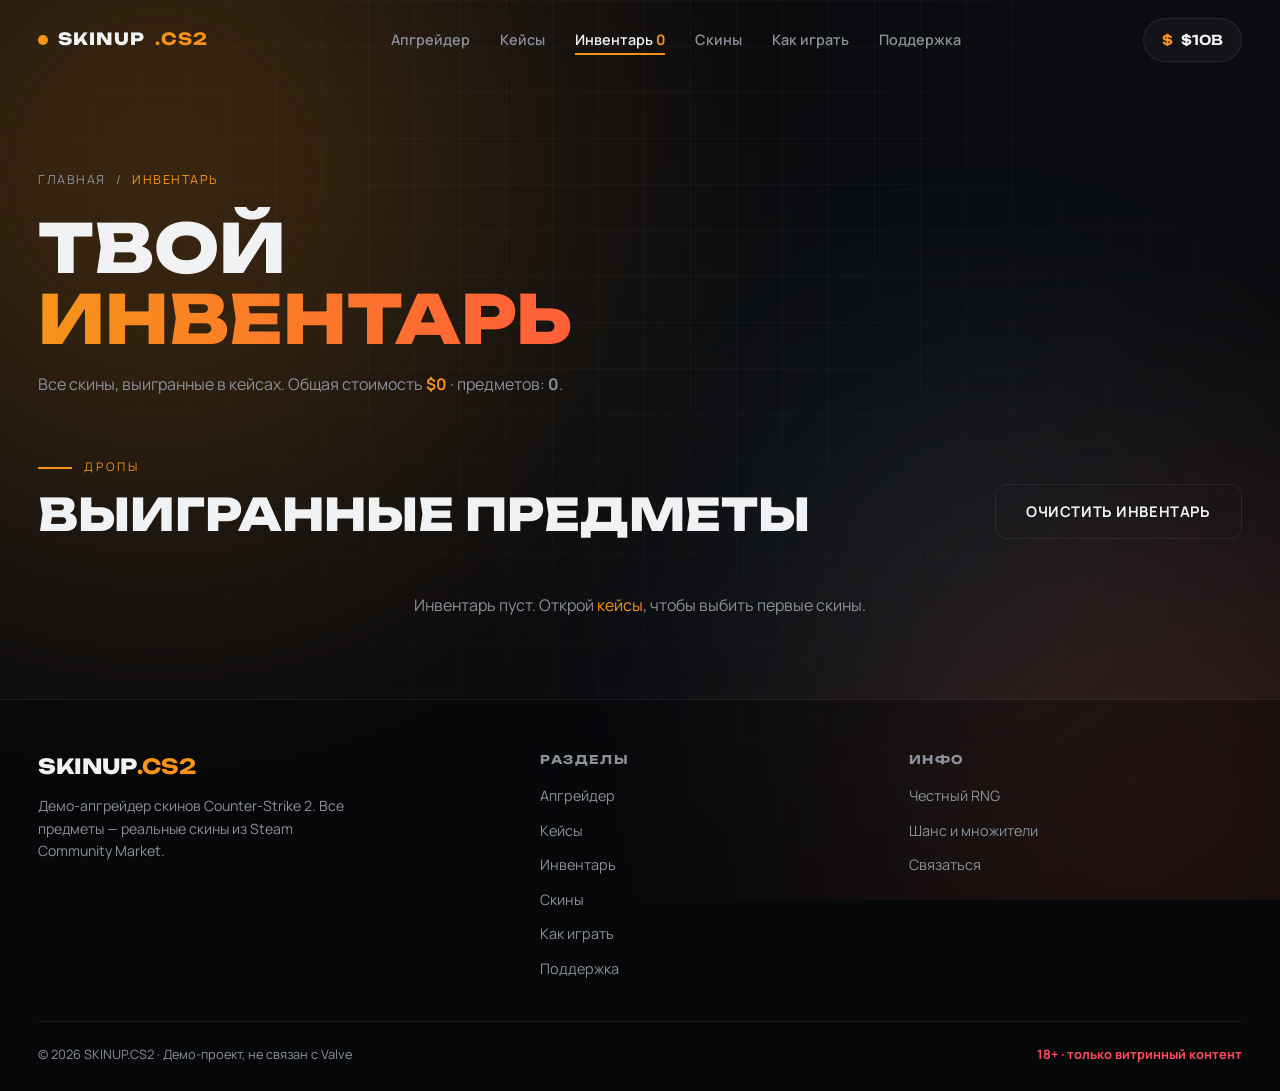
<file: inventory.html>
<!DOCTYPE html>
<html lang="ru">
<head>
<meta charset="UTF-8">
<meta name="viewport" content="width=device-width, initial-scale=1.0">
<title>Инвентарь — SKINUP.CS2</title>
<meta name="description" content="Твой инвентарь CS2: все выигранные скины и ножи с ценами Steam.">
<link rel="stylesheet" href="css/style.css">
</head>
<body class="locked">

<div class="preloader">
  <div class="preloader-logo" aria-hidden="true">
    <span style="--i:0">И</span><span style="--i:1">Н</span><span style="--i:2">В</span><span style="--i:3">Е</span><span style="--i:4">Н</span><span style="--i:5">Т</span><span style="--i:6">А</span><span style="--i:7">Р</span><span style="--i:8">Ь</span>
  </div>
  <div class="preloader-bar"><i></i></div>
  <div class="preloader-num">000%</div>
</div>

<div class="page-curtain" aria-hidden="true"><i></i><i></i><i></i><i></i><i></i></div>
<div class="grid-bg" aria-hidden="true"></div>
<div class="bg-glow" aria-hidden="true"><span></span><span></span><span></span></div>
<div class="cursor" aria-hidden="true"></div>
<div class="cursor-dot" aria-hidden="true"></div>
<div class="confetti" id="confetti" aria-hidden="true"></div>

<header class="header">
  <div class="container">
    <a href="index.html" class="logo"><span class="pulse"></span>SKINUP<b>.CS2</b></a>
    <nav class="nav">
      <a href="index.html">Апгрейдер</a>
      <a href="cases.html">Кейсы</a>
      <a href="inventory.html" class="active">Инвентарь <b data-inv-count style="color:var(--accent)">0</b></a>
      <a href="skins.html">Скины</a>
      <a href="how.html">Как играть</a>
      <a href="contact.html">Поддержка</a>
    </nav>
    <div class="balance"><i>$</i><span data-balance>$250</span></div>
    <button class="burger" aria-label="Меню"><span></span><span></span><span></span></button>
  </div>
</header>

<div class="menu-overlay">
  <ul class="menu-list">
    <li><a href="index.html">Апгрейдер</a></li>
    <li><a href="cases.html">Кейсы</a></li>
    <li><a href="inventory.html">Инвентарь</a></li>
    <li><a href="skins.html">Скины</a></li>
    <li><a href="how.html">Как играть</a></li>
    <li><a href="contact.html">Поддержка</a></li>
  </ul>
  <div class="menu-meta">Демо-режим · реальные скины CS2 · без регистрации</div>
</div>

<main>
  <section class="page-hero">
    <div class="container">
      <div class="breadcrumb" data-hero-anim><a href="index.html">Главная</a> / <span>Инвентарь</span></div>
      <h1 data-hero-anim>Твой<br><span class="grad">инвентарь</span></h1>
      <p data-hero-anim>Все скины, выигранные в кейсах. Общая стоимость <b id="inv-total" style="color:var(--accent)">$0</b> · предметов: <b id="inv-count">0</b>.</p>
    </div>
  </section>

  <section class="section" style="padding-top:0">
    <div class="container">
      <div class="section-head">
        <div data-reveal>
          <div class="eyebrow">Дропы</div>
          <h2>Выигранные предметы</h2>
        </div>
        <button type="button" class="btn btn-ghost" id="inv-clear" data-reveal style="--d:.1s">Очистить инвентарь</button>
      </div>
      <div class="skins-grid" id="inventory-grid"></div>
      <p id="inv-empty" style="color:var(--muted);display:none;text-align:center;margin-top:10px">
        Инвентарь пуст. Открой <a href="cases.html" style="color:var(--accent)">кейсы</a>, чтобы выбить первые скины.
      </p>
    </div>
  </section>
</main>

<footer class="footer">
  <div class="container">
    <div class="footer-grid">
      <div data-reveal>
        <div class="footer-logo">SKINUP<b>.CS2</b></div>
        <p>Демо-апгрейдер скинов Counter-Strike 2. Все предметы — реальные скины из Steam Community Market.</p>
      </div>
      <div data-reveal style="--d:.1s">
        <h4>Разделы</h4>
        <ul class="footer-links">
          <li><a href="index.html">Апгрейдер</a></li>
          <li><a href="cases.html">Кейсы</a></li>
          <li><a href="inventory.html">Инвентарь</a></li>
          <li><a href="skins.html">Скины</a></li>
          <li><a href="how.html">Как играть</a></li>
          <li><a href="contact.html">Поддержка</a></li>
        </ul>
      </div>
      <div data-reveal style="--d:.2s">
        <h4>Инфо</h4>
        <ul class="footer-links">
          <li><a href="how.html">Честный RNG</a></li>
          <li><a href="how.html">Шанс и множители</a></li>
          <li><a href="contact.html">Связаться</a></li>
        </ul>
      </div>
    </div>
    <div class="footer-bottom">
      <span>© 2026 SKINUP.CS2 · Демо-проект, не связан с Valve</span>
      <span class="age">18+ · только витринный контент</span>
    </div>
  </div>
</footer>

<button class="to-top" aria-label="Наверх">↑</button>
<div class="toast" id="toast"></div>

<script src="js/items.js"></script>
<script src="js/main.js"></script>
<script>
(() => {
  const grid = document.getElementById('inventory-grid');
  const empty = document.getElementById('inv-empty');
  const totalEl = document.getElementById('inv-total');
  const countEl = document.getElementById('inv-count');
  if (!grid) return;

  function render() {
    const list = SKINUP.getInventory();
    grid.innerHTML = '';
    countEl.textContent = list.length;
    totalEl.textContent = fmtMoney(list.reduce((s, x) => s + (x.price || 0), 0));
    empty.style.display = list.length ? 'none' : 'block';

    list.forEach((s, i) => {
      const r = RARITY[s.rarity] || RARITY.blue;
      const el = document.createElement('article');
      el.className = 'skin-card';
      el.setAttribute('data-reveal', 'scale');
      el.style.setProperty('--d', Math.min(i % 6, 5) * 0.06 + 's');
      el.style.setProperty('--rc', r.color);
      el.innerHTML = `
        <img src="${s.file}" alt="${s.name}" loading="lazy">
        <h3>${s.name}</h3>
        <span class="wear">${s.wear || ''}</span>
        <div class="price-row">
          <span class="price">${fmtMoney(s.price || 0)}</span>
          <span class="rarity">${r.label}</span>
        </div>`;
      grid.appendChild(el);
      const obs = new IntersectionObserver(en => {
        if (en[0].isIntersecting) { el.classList.add('visible'); obs.disconnect(); }
      }, { threshold: 0.08 });
      obs.observe(el);
    });

    document.querySelectorAll('[data-inv-count]').forEach(el => { el.textContent = list.length; });
  }

  document.getElementById('inv-clear')?.addEventListener('click', () => {
    if (!confirm('Очистить инвентарь?')) return;
    SKINUP.clearInventory();
    render();
  });

  render();
})();
</script>
</body>
</html>
</file>
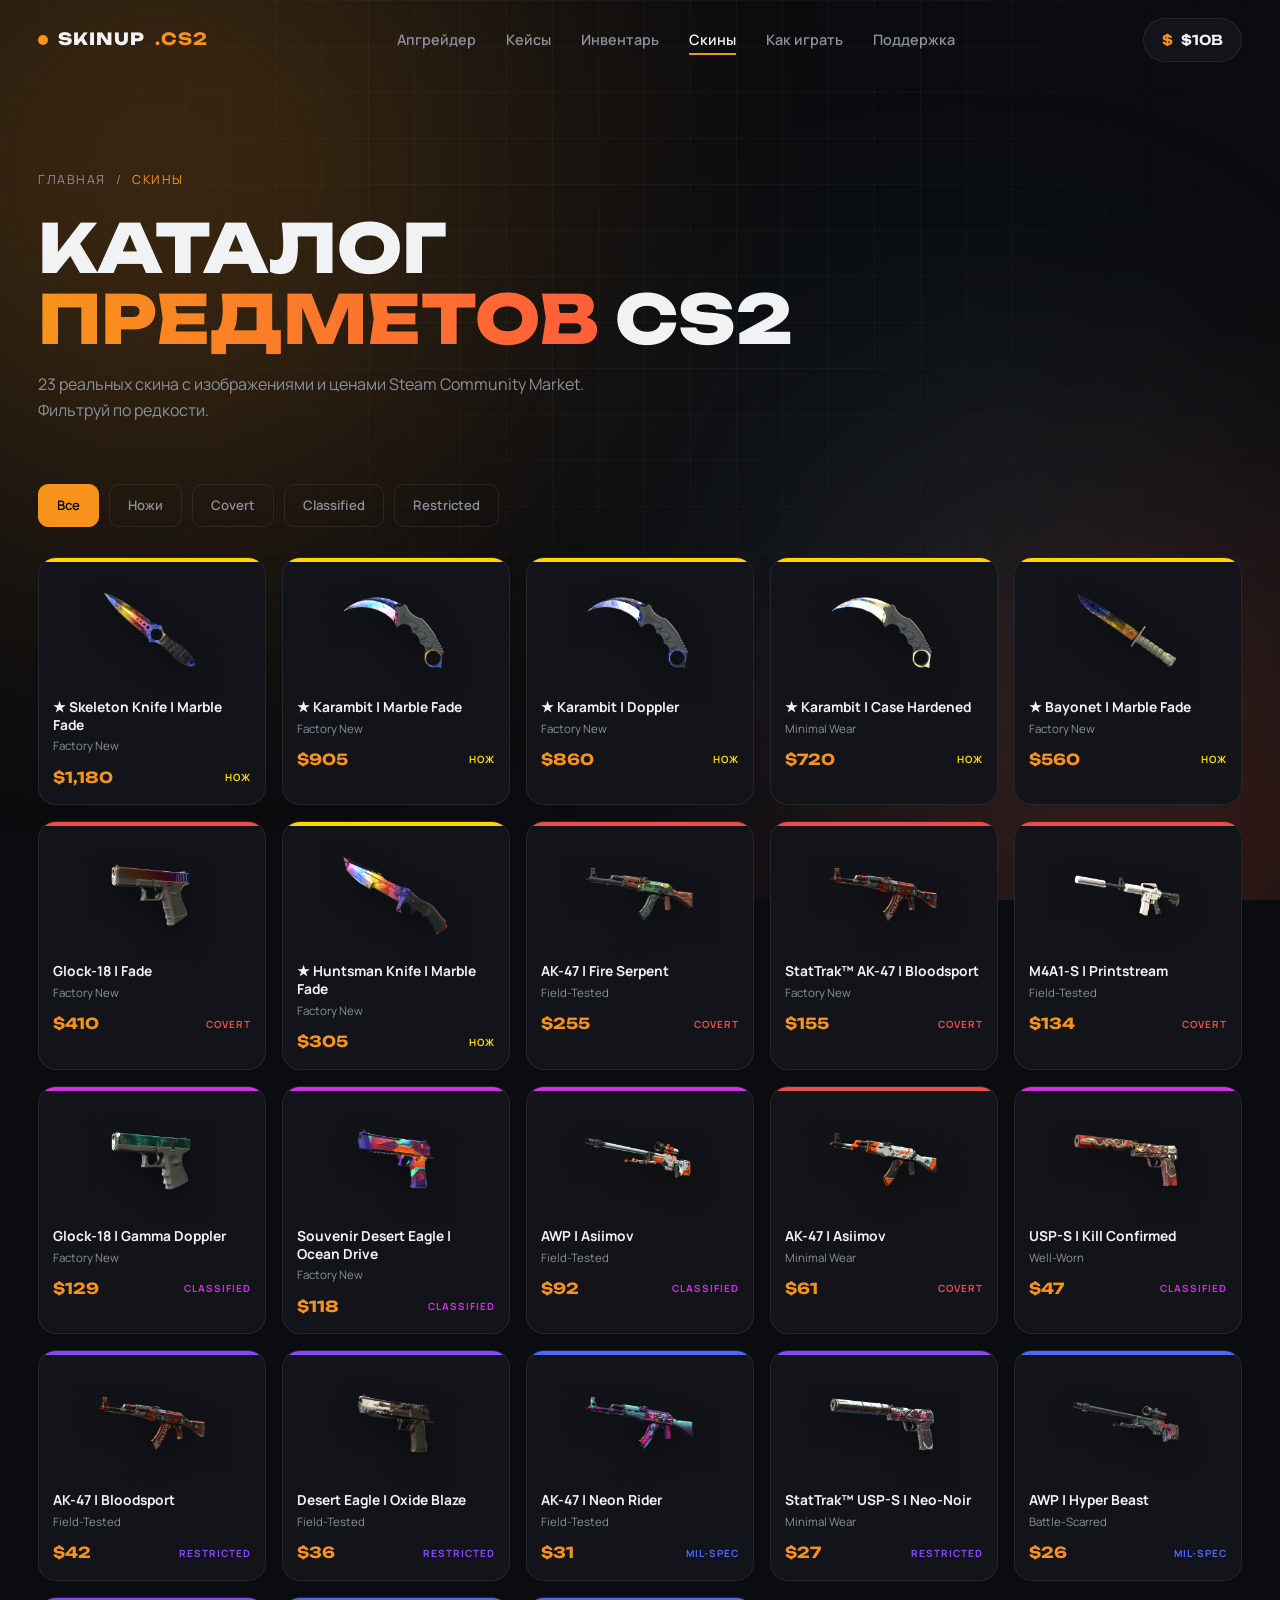
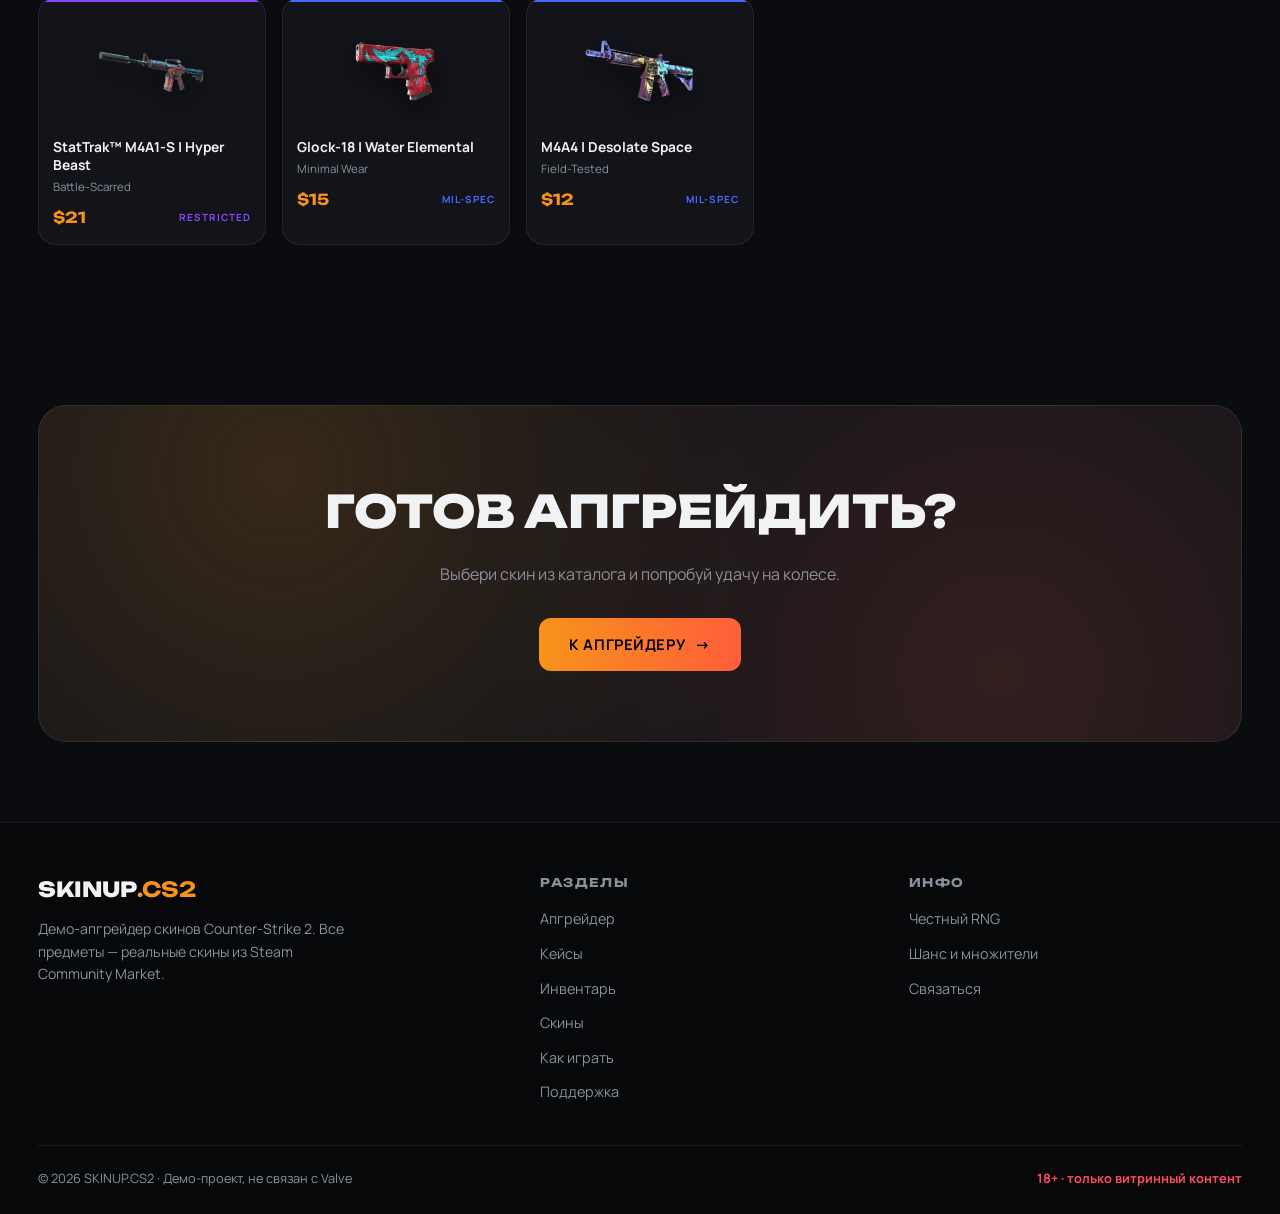
<file: skins.html>
﻿<!DOCTYPE html>
<html lang="ru">
<head>
<meta charset="UTF-8">
<meta name="viewport" content="width=device-width, initial-scale=1.0">
<title>Скины CS2 — каталог SKINUP</title>
<meta name="description" content="Каталог реальных скинов CS2 с ценами Steam: ножи, ружья, пистолеты.">
<link rel="stylesheet" href="css/style.css">
</head>
<body class="locked">

<div class="preloader">
  <div class="preloader-logo" aria-hidden="true">
    <span style="--i:0">С</span><span style="--i:1">К</span><span style="--i:2">И</span><span style="--i:3">Н</span><span style="--i:4">Ы</span>
  </div>
  <div class="preloader-bar"><i></i></div>
  <div class="preloader-num">000%</div>
</div>

<div class="page-curtain" aria-hidden="true"><i></i><i></i><i></i><i></i><i></i></div>
<div class="grid-bg" aria-hidden="true"></div>
<div class="bg-glow" aria-hidden="true"><span></span><span></span><span></span></div>
<div class="cursor" aria-hidden="true"></div>
<div class="cursor-dot" aria-hidden="true"></div>

<header class="header">
  <div class="container">
    <a href="index.html" class="logo"><span class="pulse"></span>SKINUP<b>.CS2</b></a>
    <nav class="nav">
      <a href="index.html">Апгрейдер</a>
      <a href="cases.html">Кейсы</a>
      <a href="inventory.html">Инвентарь</a>
      <a href="skins.html" class="active">Скины</a>
      <a href="how.html">Как играть</a>
      <a href="contact.html">Поддержка</a>
    </nav>
    <div class="balance"><i>$</i><span data-balance>$250</span></div>
    <button class="burger" aria-label="Меню"><span></span><span></span><span></span></button>
  </div>
</header>

<div class="menu-overlay">
  <ul class="menu-list">
    <li><a href="index.html">Апгрейдер</a></li>
          <li><a href="cases.html">Кейсы</a></li>
          <li><a href="inventory.html">Инвентарь</a></li>
          <li><a href="skins.html">Скины</a></li>
    <li><a href="how.html">Как играть</a></li>
    <li><a href="contact.html">Поддержка</a></li>
  </ul>
  <div class="menu-meta">Демо-режим · реальные скины CS2 · без регистрации</div>
</div>

<main>
  <section class="page-hero">
    <div class="container">
      <div class="breadcrumb" data-hero-anim><a href="index.html">Главная</a> / <span>Скины</span></div>
      <h1 data-hero-anim>Каталог<br><span class="grad">предметов</span> CS2</h1>
      <p data-hero-anim>23 реальных скина с изображениями и ценами Steam Community Market. Фильтруй по редкости.</p>
    </div>
  </section>

  <section class="section" style="padding-top:0">
    <div class="container">
      <div class="filters" id="filters" data-reveal>
        <button type="button" class="filter active" data-f="all">Все</button>
        <button type="button" class="filter" data-f="gold">Ножи</button>
        <button type="button" class="filter" data-f="red">Covert</button>
        <button type="button" class="filter" data-f="pink">Classified</button>
        <button type="button" class="filter" data-f="purple">Restricted</button>
      </div>
      <div class="skins-grid" id="catalog"></div>
    </div>
  </section>

  <section class="cta">
    <div class="container">
      <div class="cta-box" data-reveal="scale">
        <h2>Готов апгрейдить?</h2>
        <p>Выбери скин из каталога и попробуй удачу на колесе.</p>
        <a href="index.html" class="btn btn-primary">К апгрейдеру <span class="arr">→</span></a>
      </div>
    </div>
  </section>
</main>

<footer class="footer">
  <div class="container">
    <div class="footer-grid">
      <div data-reveal>
        <div class="footer-logo">SKINUP<b>.CS2</b></div>
        <p>Демо-апгрейдер скинов Counter-Strike 2. Все предметы — реальные скины из Steam Community Market.</p>
      </div>
      <div data-reveal style="--d:.1s">
        <h4>Разделы</h4>
        <ul class="footer-links">
          <li><a href="index.html">Апгрейдер</a></li>
    <li><a href="cases.html">Кейсы</a></li>
    <li><a href="inventory.html">Инвентарь</a></li>
          <li><a href="skins.html">Скины</a></li>
          <li><a href="how.html">Как играть</a></li>
          <li><a href="contact.html">Поддержка</a></li>
        </ul>
      </div>
      <div data-reveal style="--d:.2s">
        <h4>Инфо</h4>
        <ul class="footer-links">
          <li><a href="how.html">Честный RNG</a></li>
          <li><a href="how.html">Шанс и множители</a></li>
          <li><a href="contact.html">Связаться</a></li>
        </ul>
      </div>
    </div>
    <div class="footer-bottom">
      <span>© 2026 SKINUP.CS2 · Демо-проект, не связан с Valve</span>
      <span class="age">18+ · только витринный контент</span>
    </div>
  </div>
</footer>

<button class="to-top" aria-label="Наверх">↑</button>

<script src="js/items.js"></script>
<script src="js/main.js"></script>
<script>
(() => {
  const box = document.getElementById('catalog');
  const filters = document.getElementById('filters');
  if (!box || typeof SKINS === 'undefined') return;

  function render(f = 'all') {
    box.innerHTML = '';
    SKINS
      .filter(s => f === 'all' || s.rarity === f)
      .sort((a, b) => b.price - a.price)
      .forEach((s, i) => {
        const r = RARITY[s.rarity];
        const el = document.createElement('article');
        el.className = 'skin-card';
        el.setAttribute('data-reveal', 'scale');
        el.style.setProperty('--d', Math.min(i % 6, 5) * 0.06 + 's');
        el.style.setProperty('--rc', r.color);
        el.innerHTML = `
          <img src="${s.file}" alt="${s.name}" loading="lazy">
          <h3>${s.name}</h3>
          <span class="wear">${s.wear}</span>
          <div class="price-row">
            <span class="price">${fmtMoney(s.price)}</span>
            <span class="rarity">${r.label}</span>
          </div>`;
        box.appendChild(el);
      });
    box.querySelectorAll('[data-reveal]').forEach(el => {
      const obs = new IntersectionObserver(en => {
        if (en[0].isIntersecting) { el.classList.add('visible'); obs.disconnect(); }
      }, { threshold: 0.08 });
      obs.observe(el);
    });
  }

  filters?.addEventListener('click', e => {
    const b = e.target.closest('.filter');
    if (!b) return;
    filters.querySelectorAll('.filter').forEach(f => f.classList.remove('active'));
    b.classList.add('active');
    render(b.dataset.f);
  });

  render();
})();
</script>
</body>
</html>
</file>
<file: css/style.css>
/* ============================================
   SKINUP.CS2 — апгрейдер скинов
   ============================================ */
@import url('https://fonts.googleapis.com/css2?family=Unbounded:wght@400;600;800&family=Manrope:wght@400;500;600;700&display=swap');

:root {
  --bg: #0b0c0f;
  --bg-2: #121419;
  --bg-3: #1a1d24;
  --text: #f1f2f4;
  --muted: #8b909a;
  --accent: #f7931a;
  --accent-2: #ff5e3a;
  --accent-3: #38c7ff;
  --border: rgba(255, 255, 255, 0.08);
  --radius: 18px;
  --ease: cubic-bezier(0.22, 1, 0.36, 1);
  --font-display: 'Unbounded', sans-serif;
  --font-body: 'Manrope', sans-serif;
  --r-blue: #4b69ff;
  --r-purple: #8847ff;
  --r-pink: #d32ce6;
  --r-red: #eb4b4b;
  --r-gold: #ffd700;
  --win: #26d97f;
  --lose: #ff4d5e;
}

* { margin: 0; padding: 0; box-sizing: border-box; }
html { scroll-behavior: smooth; }
body {
  background: var(--bg);
  color: var(--text);
  font-family: var(--font-body);
  font-size: 16px;
  line-height: 1.6;
  overflow-x: hidden;
  -webkit-font-smoothing: antialiased;
}
body.locked { overflow: hidden; }
::selection { background: var(--accent); color: #000; }
::-webkit-scrollbar { width: 10px; }
::-webkit-scrollbar-track { background: var(--bg); }
::-webkit-scrollbar-thumb { background: linear-gradient(var(--accent), var(--accent-2)); border-radius: 10px; }

img { max-width: 100%; display: block; }
a { color: inherit; text-decoration: none; }
button { font: inherit; cursor: pointer; background: none; border: none; color: inherit; }
button:disabled { opacity: 0.45; cursor: not-allowed; }

.container { width: min(1280px, 94vw); margin: 0 auto; }

/* фон */
.bg-glow { position: fixed; inset: 0; pointer-events: none; z-index: 0; overflow: hidden; }
.bg-glow span {
  position: absolute; border-radius: 50%; filter: blur(150px); opacity: 0.22;
  animation: floatGlow 18s ease-in-out infinite alternate;
}
.bg-glow span:nth-child(1) { width: 55vw; height: 55vw; background: var(--accent); top: -20%; left: -15%; }
.bg-glow span:nth-child(2) { width: 42vw; height: 42vw; background: var(--accent-2); bottom: -18%; right: -10%; animation-delay: -7s; }
.bg-glow span:nth-child(3) { width: 30vw; height: 30vw; background: var(--accent-3); top: 40%; left: 60%; opacity: 0.12; animation-delay: -12s; }
@keyframes floatGlow {
  from { transform: translate(0, 0) scale(1); }
  to { transform: translate(7vw, 5vh) scale(1.22); }
}

.grid-bg {
  position: fixed; inset: 0; pointer-events: none; z-index: 0;
  background-image:
    linear-gradient(rgba(255,255,255,0.03) 1px, transparent 1px),
    linear-gradient(90deg, rgba(255,255,255,0.03) 1px, transparent 1px);
  background-size: 46px 46px;
  mask-image: radial-gradient(ellipse at 50% 0%, #000 30%, transparent 75%);
}

/* прелоадер */
.preloader {
  position: fixed; inset: 0; z-index: 10000; background: var(--bg);
  display: flex; flex-direction: column; align-items: center; justify-content: center; gap: 26px;
  transition: opacity 0.6s var(--ease), visibility 0.6s;
}
.preloader.done { opacity: 0; visibility: hidden; }
.preloader-logo {
  font-family: var(--font-display); font-weight: 800;
  font-size: clamp(1.5rem, 5vw, 2.8rem); letter-spacing: 0.08em;
  display: flex; overflow: hidden;
}
.preloader-logo span {
  display: inline-block; transform: translateY(120%);
  animation: letterUp 0.7s var(--ease) forwards;
  animation-delay: calc(var(--i) * 0.04s);
}
.preloader-logo b { color: var(--accent); }
@keyframes letterUp { to { transform: translateY(0); } }
.preloader-bar { width: min(280px, 60vw); height: 3px; background: rgba(255,255,255,0.1); overflow: hidden; border-radius: 3px; }
.preloader-bar i {
  display: block; height: 100%; width: 0%;
  background: linear-gradient(90deg, var(--accent), var(--accent-2));
  animation: loadBar 1.3s var(--ease) forwards; border-radius: 3px;
}
@keyframes loadBar { to { width: 100%; } }
.preloader-num { font-family: var(--font-display); font-size: 0.75rem; color: var(--muted); letter-spacing: 0.2em; }

/* переход между страницами */
.page-curtain { position: fixed; inset: 0; z-index: 9999; pointer-events: none; display: flex; }
.page-curtain i { flex: 1; background: var(--bg-2); transform: scaleY(0); transform-origin: bottom; }
.page-curtain.in i { animation: curtainIn 0.5s var(--ease) forwards; }
.page-curtain.out i { animation: curtainOut 0.55s var(--ease) forwards; transform: scaleY(1); transform-origin: top; }
.page-curtain i:nth-child(2) { animation-delay: 0.06s; }
.page-curtain i:nth-child(3) { animation-delay: 0.12s; }
.page-curtain i:nth-child(4) { animation-delay: 0.18s; }
.page-curtain i:nth-child(5) { animation-delay: 0.24s; }
@keyframes curtainIn { to { transform: scaleY(1); } }
@keyframes curtainOut { to { transform: scaleY(0); } }

/* курсор */
.cursor {
  position: fixed; top: 0; left: 0; width: 34px; height: 34px;
  border: 1.5px solid var(--accent); border-radius: 50%;
  pointer-events: none; z-index: 9997; transform: translate(-50%, -50%);
  transition: width 0.3s var(--ease), height 0.3s var(--ease), background 0.3s, opacity 0.3s;
  opacity: 0;
}
.cursor.on { opacity: 1; }
.cursor.grow { width: 70px; height: 70px; background: rgba(247, 147, 26, 0.15); }
.cursor-dot {
  position: fixed; top: 0; left: 0; width: 6px; height: 6px;
  background: var(--accent); border-radius: 50%;
  pointer-events: none; z-index: 9997; transform: translate(-50%, -50%); opacity: 0;
}
.cursor-dot.on { opacity: 1; }
@media (hover: none) { .cursor, .cursor-dot { display: none; } }

/* шапка */
.header {
  position: fixed; top: 0; left: 0; right: 0; z-index: 1000; padding: 18px 0;
  transition: padding 0.4s var(--ease), background 0.4s, backdrop-filter 0.4s, border-color 0.4s;
  border-bottom: 1px solid transparent;
}
.header.scrolled {
  padding: 10px 0; background: rgba(11, 12, 15, 0.82);
  backdrop-filter: blur(16px); border-bottom-color: var(--border);
}
.header .container { display: flex; align-items: center; justify-content: space-between; gap: 24px; }
.logo {
  font-family: var(--font-display); font-weight: 800; font-size: 1.05rem;
  letter-spacing: 0.06em; display: flex; align-items: center; gap: 10px;
}
.logo b { color: var(--accent); }
.logo .pulse {
  width: 10px; height: 10px; background: var(--accent); border-radius: 50%;
  animation: pulse 2s ease-in-out infinite;
}
@keyframes pulse {
  0%, 100% { box-shadow: 0 0 0 0 rgba(247,147,26,0.55); }
  50% { box-shadow: 0 0 0 12px rgba(247,147,26,0); }
}

.nav { display: flex; gap: 30px; }
.nav a {
  position: relative; font-size: 0.9rem; font-weight: 600; color: var(--muted);
  transition: color 0.3s; padding: 4px 0;
}
.nav a::after {
  content: ''; position: absolute; left: 0; bottom: 0; width: 100%; height: 2px;
  background: var(--accent); transform: scaleX(0); transform-origin: right;
  transition: transform 0.4s var(--ease);
}
.nav a:hover, .nav a.active { color: var(--text); }
.nav a:hover::after, .nav a.active::after { transform: scaleX(1); transform-origin: left; }

.balance {
  display: flex; align-items: center; gap: 8px;
  padding: 10px 18px; border: 1px solid var(--border); border-radius: 100px;
  font-family: var(--font-display); font-size: 0.85rem; font-weight: 600;
  background: var(--bg-2);
}
.balance i { color: var(--accent); font-style: normal; }

.burger {
  display: none; width: 44px; height: 44px; border: 1px solid var(--border);
  border-radius: 50%; position: relative; z-index: 1102;
}
.burger span {
  position: absolute; left: 50%; top: 50%; width: 18px; height: 2px;
  background: var(--text); transform: translate(-50%, -50%);
  transition: transform 0.4s var(--ease), opacity 0.3s;
}
.burger span:nth-child(1) { margin-top: -5px; }
.burger span:nth-child(3) { margin-top: 5px; }
.burger.open span:nth-child(1) { transform: translate(-50%, -50%) rotate(45deg); }
.burger.open span:nth-child(2) { opacity: 0; }
.burger.open span:nth-child(3) { transform: translate(-50%, -50%) rotate(-45deg); }

/* меню */
.menu-overlay {
  position: fixed; inset: 0; z-index: 1100; background: var(--bg-2);
  clip-path: circle(0% at calc(100% - 46px) 46px);
  transition: clip-path 0.7s var(--ease);
  display: flex; align-items: center; justify-content: center;
}
.menu-overlay.open { clip-path: circle(150% at calc(100% - 46px) 46px); }
.menu-list { list-style: none; text-align: center; }
.menu-list li { overflow: hidden; margin: 6px 0; }
.menu-list a {
  display: block; font-family: var(--font-display);
  font-size: clamp(1.7rem, 7vw, 3.6rem); font-weight: 800; text-transform: uppercase;
  transform: translateY(110%); transition: color 0.3s, transform 0.6s var(--ease);
}
.menu-overlay.open .menu-list a { transform: translateY(0); }
.menu-overlay.open .menu-list li:nth-child(1) a { transition-delay: 0.15s; }
.menu-overlay.open .menu-list li:nth-child(2) a { transition-delay: 0.22s; }
.menu-overlay.open .menu-list li:nth-child(3) a { transition-delay: 0.29s; }
.menu-overlay.open .menu-list li:nth-child(4) a { transition-delay: 0.36s; }
.menu-overlay.open .menu-list li:nth-child(5) a { transition-delay: 0.43s; }
.menu-list a:hover { color: var(--accent); }
.menu-meta {
  position: absolute; bottom: 34px; left: 0; right: 0; text-align: center;
  color: var(--muted); font-size: 0.8rem; letter-spacing: 0.14em; text-transform: uppercase;
}

/* кнопки */
.btn {
  display: inline-flex; align-items: center; justify-content: center; gap: 10px;
  padding: 15px 30px; border-radius: 12px; font-weight: 700; font-size: 0.92rem;
  position: relative; overflow: hidden; isolation: isolate;
  transition: color 0.35s, transform 0.35s var(--ease), box-shadow 0.35s, filter 0.3s;
  text-transform: uppercase; letter-spacing: 0.04em;
}
.btn::before {
  content: ''; position: absolute; inset: 0; z-index: -1;
  background: linear-gradient(90deg, var(--accent-2), var(--accent));
  transform: translateY(101%); transition: transform 0.45s var(--ease);
}
.btn:hover::before { transform: translateY(0); }
.btn:hover { transform: translateY(-2px); box-shadow: 0 14px 34px rgba(247, 147, 26, 0.3); color: #000; }
.btn-primary { background: linear-gradient(90deg, var(--accent), var(--accent-2)); color: #000; }
.btn-ghost { border: 1.5px solid var(--border); color: var(--text); }
.btn-ghost:hover { color: #000; }
.btn-big { width: 100%; padding: 18px; font-size: 1rem; font-family: var(--font-display); }
.btn .arr { transition: transform 0.35s var(--ease); }
.btn:hover .arr { transform: translateX(4px); }

/* hero */
.hero { padding: 150px 0 70px; position: relative; z-index: 1; }
.hero h1 {
  font-family: var(--font-display); font-size: clamp(2.2rem, 7vw, 4.6rem);
  font-weight: 800; text-transform: uppercase; line-height: 1.05; margin-bottom: 20px;
}
.hero h1 .line { display: block; overflow: hidden; }
.hero h1 .line > span { display: inline-block; transform: translateY(110%); }
.hero h1 .grad {
  background: linear-gradient(90deg, var(--accent), var(--accent-2), var(--accent-3));
  -webkit-background-clip: text; background-clip: text; color: transparent;
}
.hero p { color: var(--muted); max-width: 560px; font-size: 1.05rem; margin-bottom: 30px; }
.hero-tag {
  display: inline-flex; align-items: center; gap: 10px;
  padding: 7px 16px; border: 1px solid var(--border); border-radius: 100px;
  font-size: 0.75rem; letter-spacing: 0.16em; text-transform: uppercase;
  color: var(--muted); margin-bottom: 24px;
}
.hero-tag i { width: 8px; height: 8px; background: var(--win); border-radius: 50%; animation: pulse 2s infinite; }
.hero-stats {
  margin-top: 50px; display: grid; grid-template-columns: repeat(auto-fit, minmax(150px, 1fr));
  gap: 20px; border-top: 1px solid var(--border); padding-top: 28px;
}
.stat b { font-family: var(--font-display); font-size: clamp(1.4rem, 3vw, 2rem); font-weight: 800; display: block; color: var(--accent); }
.stat span { color: var(--muted); font-size: 0.84rem; }

/* секции */
.section { padding: 80px 0; position: relative; z-index: 1; }
.section-head { display: flex; align-items: flex-end; justify-content: space-between; gap: 26px; margin-bottom: 44px; flex-wrap: wrap; }
.eyebrow {
  font-size: 0.74rem; letter-spacing: 0.22em; text-transform: uppercase;
  color: var(--accent); margin-bottom: 12px; display: flex; align-items: center; gap: 12px;
}
.eyebrow::before { content: ''; width: 34px; height: 2px; background: var(--accent); }
.section h2 {
  font-family: var(--font-display); font-size: clamp(1.6rem, 4vw, 2.8rem);
  font-weight: 800; text-transform: uppercase; line-height: 1.12;
}
.section-head p { color: var(--muted); max-width: 420px; }

/* апгрейдер */
.upgrade-wrap {
  display: grid; grid-template-columns: 1fr auto 1fr; gap: 26px; align-items: center;
}
.slot-panel {
  background: var(--bg-2); border: 1px solid var(--border); border-radius: var(--radius);
  padding: 22px; min-height: 320px; display: flex; flex-direction: column; gap: 16px;
  transition: border-color 0.3s, box-shadow 0.3s;
}
.slot-panel.from { border-color: rgba(75, 105, 255, 0.35); }
.slot-panel.to { border-color: rgba(255, 77, 94, 0.3); }
.slot-title {
  display: flex; justify-content: space-between; align-items: center;
  font-family: var(--font-display); font-size: 0.78rem; letter-spacing: 0.14em;
  text-transform: uppercase; color: var(--muted);
}
.slot-title b { color: var(--text); }
.slot-price { color: var(--accent); font-family: var(--font-display); font-size: 1rem; }

.slot-pick {
  flex: 1; display: grid; grid-template-columns: repeat(auto-fill, minmax(84px, 1fr));
  gap: 10px; align-content: start; max-height: 300px; overflow-y: auto; padding: 4px;
}
.slot-pick::-webkit-scrollbar { width: 6px; }
.slot-pick::-webkit-scrollbar-thumb { background: var(--bg-3); border-radius: 6px; }

.mini {
  position: relative; border: 1.5px solid var(--border); border-radius: 12px;
  background: var(--bg-3); padding: 6px 4px 4px; cursor: pointer;
  transition: transform 0.25s var(--ease), border-color 0.25s, box-shadow 0.25s;
}
.mini img { width: 100%; height: 52px; object-fit: contain; filter: drop-shadow(0 4px 8px rgba(0,0,0,0.5)); }
.mini small {
  display: block; font-size: 0.58rem; color: var(--muted); text-align: center;
  white-space: nowrap; overflow: hidden; text-overflow: ellipsis; margin-top: 2px;
}
.mini:hover { transform: translateY(-3px); border-color: var(--accent); }
.mini.sel { border-color: var(--accent); box-shadow: 0 0 0 1px var(--accent), 0 8px 20px rgba(247,147,26,0.25); }
.mini::before {
  content: ''; position: absolute; inset: 0 0 auto 0; height: 3px;
  border-radius: 10px 10px 0 0; background: var(--rc, var(--r-blue));
}

/* колесо апгрейда */
.wheel-panel { display: flex; flex-direction: column; align-items: center; gap: 18px; }
.wheel {
  position: relative; width: 240px; height: 240px; border-radius: 50%;
  background: conic-gradient(var(--win) 0deg, var(--win) var(--win-deg, 60deg), var(--lose) var(--win-deg, 60deg) 360deg);
  box-shadow: 0 0 0 8px var(--bg-2), 0 0 0 9px var(--border), 0 24px 60px rgba(0,0,0,0.5);
  transition: background 0.3s;
}
.wheel::after {
  content: ''; position: absolute; inset: 58px; border-radius: 50%;
  background: var(--bg); border: 1px solid var(--border);
}
.wheel-arm {
  position: absolute; inset: 0; z-index: 3;
  transform: rotate(0deg);
}
.wheel.arm-spin .wheel-arm {
  animation: armSpin 4.2s cubic-bezier(0.13, 0.65, 0.1, 1) forwards;
}
@keyframes armSpin {
  from { transform: rotate(0deg); }
  to { transform: rotate(var(--spin-deg, 1800deg)); }
}
.wheel-pointer {
  position: absolute; top: -8px; left: 50%;
  transform: translateX(-50%);
  width: 0; height: 0;
  border-left: 13px solid transparent; border-right: 13px solid transparent;
  border-top: 22px solid var(--accent);
  filter: drop-shadow(0 2px 5px rgba(0,0,0,0.7));
}
.wheel-dot {
  position: absolute; top: 50%; left: 50%;
  width: 14px; height: 14px; margin: -7px 0 0 -7px;
  border-radius: 50%; background: var(--accent);
  box-shadow: 0 0 12px rgba(247,147,26,0.8);
  z-index: 4;
}
.wheel-inner {
  position: absolute; inset: 58px; z-index: 2; border-radius: 50%;
  display: flex; flex-direction: column; align-items: center; justify-content: center;
  gap: 2px; text-align: center; pointer-events: none;
}
.wheel-chance { font-family: var(--font-display); font-size: 1.9rem; font-weight: 800; }
.wheel-label { font-size: 0.68rem; letter-spacing: 0.18em; text-transform: uppercase; color: var(--muted); }
.wheel.shake { animation: shake 0.5s ease; }
@keyframes shake {
  0%, 100% { transform: translateX(0); }
  20% { transform: translateX(-8px); }
  40% { transform: translateX(8px); }
  60% { transform: translateX(-5px); }
  80% { transform: translateX(5px); }
}

/* ---------- кейсы ---------- */
.cases-grid { display: grid; grid-template-columns: repeat(auto-fill, minmax(220px, 1fr)); gap: 18px; }
.case-card {
  background: var(--bg-2); border: 1px solid var(--border); border-radius: var(--radius);
  padding: 22px 18px 18px; text-align: center; cursor: pointer;
  transition: transform 0.4s var(--ease), border-color 0.4s, box-shadow 0.4s;
  position: relative; overflow: hidden;
}
.case-card::before {
  content: ''; position: absolute; inset: 0;
  background: radial-gradient(circle at 50% 0%, rgba(247,147,26,0.14), transparent 60%);
  opacity: 0; transition: opacity 0.4s;
}
.case-card:hover::before { opacity: 1; }
.case-card:hover {
  transform: translateY(-7px);
  border-color: rgba(247,147,26,0.5);
  box-shadow: 0 22px 48px rgba(0,0,0,0.45);
}
.case-card img {
  width: 130px; height: 110px; object-fit: contain; margin: 0 auto 14px;
  filter: drop-shadow(0 14px 18px rgba(0,0,0,0.55));
  transition: transform 0.45s var(--ease);
  animation: caseFloat 5s ease-in-out infinite;
}
@keyframes caseFloat {
  0%, 100% { transform: translateY(0) rotate(-1deg); }
  50% { transform: translateY(-8px) rotate(1.5deg); }
}
.case-card:hover img { transform: scale(1.12) rotate(3deg); animation-play-state: paused; }
.case-card h3 { font-family: var(--font-display); font-size: 0.88rem; text-transform: uppercase; margin-bottom: 6px; }
.case-card .case-price { font-family: var(--font-display); color: var(--accent); font-weight: 700; margin-bottom: 14px; display: block; }
.case-card .btn { width: 100%; padding: 12px; font-size: 0.8rem; }

/* лента открытия кейса */
.case-open {
  position: fixed; inset: 0; z-index: 5000;
  background: rgba(11, 12, 15, 0.94);
  backdrop-filter: blur(10px);
  display: none; flex-direction: column;
  align-items: center; justify-content: center; gap: 28px;
  padding: 24px;
}
.case-open.show { display: flex; animation: fadeIn 0.35s var(--ease); }
@keyframes fadeIn { from { opacity: 0; } to { opacity: 1; } }
.case-open-title { font-family: var(--font-display); font-size: clamp(1.1rem, 3vw, 1.6rem); text-transform: uppercase; text-align: center; }
.case-open-title b { color: var(--accent); }
.case-reel-wrap {
  position: relative; width: min(1000px, 94vw);
  height: 168px; overflow: hidden;
  border: 1px solid var(--border); border-radius: 16px;
  background: var(--bg-2);
  box-shadow: 0 30px 80px rgba(0,0,0,0.6);
}
.case-reel-wrap::before, .case-reel-wrap::after {
  content: ''; position: absolute; top: 0; bottom: 0; width: 90px; z-index: 5; pointer-events: none;
}
.case-reel-wrap::before { left: 0; background: linear-gradient(90deg, var(--bg-2), transparent); }
.case-reel-wrap::after { right: 0; background: linear-gradient(-90deg, var(--bg-2), transparent); }
.case-marker {
  position: absolute; left: 50%; top: 0; bottom: 0; z-index: 6;
  width: 3px; margin-left: -1.5px;
  background: var(--accent);
  box-shadow: 0 0 14px rgba(247,147,26,0.9);
}
.case-marker::before, .case-marker::after {
  content: ''; position: absolute; left: 50%; transform: translateX(-50%);
  border-left: 10px solid transparent; border-right: 10px solid transparent;
}
.case-marker::before { top: 0; border-top: 14px solid var(--accent); }
.case-marker::after { bottom: 0; border-bottom: 14px solid var(--accent); }
.case-reel {
  display: flex; height: 100%; align-items: center;
  gap: 10px; padding: 0 10px;
  will-change: transform;
}
.case-reel.spinning { transition: transform 5.2s cubic-bezier(0.1, 0.62, 0.08, 1); }
.reel-item {
  flex: 0 0 140px; height: 140px;
  border-radius: 12px; background: var(--bg-3);
  border: 1px solid var(--border);
  display: flex; flex-direction: column; align-items: center; justify-content: center;
  gap: 4px; padding: 8px; position: relative; overflow: hidden;
}
.reel-item::before {
  content: ''; position: absolute; top: 0; left: 0; right: 0; height: 4px;
  background: var(--rc, var(--r-blue));
}
.reel-item img { width: 110px; height: 80px; object-fit: contain; filter: drop-shadow(0 6px 10px rgba(0,0,0,0.5)); }
.reel-item small { font-size: 0.62rem; color: var(--muted); text-align: center; line-height: 1.25; }
.case-result {
  display: none; align-items: center; gap: 20px;
  background: var(--bg-2); border: 1px solid var(--border);
  border-radius: 18px; padding: 20px 28px; max-width: 92vw;
  animation: popIn 0.5s var(--ease);
}
.case-result.show { display: flex; }
.case-result.win { border-color: var(--win); box-shadow: 0 0 0 1px var(--win), 0 20px 50px rgba(38,217,127,0.2); }
.case-result img { width: 96px; height: 72px; object-fit: contain; }
.case-result b { font-family: var(--font-display); display: block; font-size: 1.05rem; }
.case-result span { color: var(--muted); font-size: 0.88rem; }
.case-result .profit { color: var(--win); font-weight: 700; }
.case-result .loss { color: var(--lose); font-weight: 700; }
.case-actions { display: flex; gap: 12px; flex-wrap: wrap; justify-content: center; }
.case-shake { animation: caseShake 0.4s ease; }
@keyframes caseShake {
  0%, 100% { transform: scale(1); }
  35% { transform: scale(0.92) rotate(-4deg); }
  70% { transform: scale(1.04) rotate(3deg); }
}

.multipliers { display: flex; gap: 8px; }
.mult {
  padding: 8px 14px; border-radius: 10px; border: 1px solid var(--border);
  font-family: var(--font-display); font-size: 0.75rem; font-weight: 600;
  color: var(--muted); transition: all 0.25s;
}
.mult:hover { border-color: var(--accent); color: var(--text); }
.mult.active { background: var(--accent); color: #000; border-color: var(--accent); }

/* история */
.history { display: grid; gap: 10px; }
.hist-row {
  display: grid; grid-template-columns: 40px 1fr auto auto; gap: 16px; align-items: center;
  background: var(--bg-2); border: 1px solid var(--border); border-radius: 14px;
  padding: 12px 18px; animation: popIn 0.4s var(--ease);
}
@keyframes popIn { from { opacity: 0; transform: translateY(-10px); } to { opacity: 1; transform: none; } }
.hist-row.win { border-color: rgba(38, 217, 127, 0.4); }
.hist-row.lose { border-color: rgba(255, 77, 94, 0.35); opacity: 0.85; }
.hist-row img { width: 54px; height: 40px; object-fit: contain; }
.hist-name { font-size: 0.88rem; font-weight: 600; }
.hist-name small { display: block; color: var(--muted); font-weight: 400; font-size: 0.75rem; }
.hist-status { font-family: var(--font-display); font-size: 0.78rem; font-weight: 700; text-transform: uppercase; }
.hist-row.win .hist-status { color: var(--win); }
.hist-row.lose .hist-status { color: var(--lose); }
.hist-chance { color: var(--muted); font-size: 0.8rem; font-family: var(--font-display); }

/* тост результата */
.toast {
  position: fixed; left: 50%; bottom: 40px; transform: translateX(-50%) translateY(120px);
  z-index: 1200; padding: 18px 28px; border-radius: 16px;
  display: flex; align-items: center; gap: 16px;
  background: var(--bg-2); border: 1px solid var(--border);
  box-shadow: 0 24px 60px rgba(0,0,0,0.55);
  transition: transform 0.5s var(--ease), opacity 0.5s;
  opacity: 0; pointer-events: none; max-width: 92vw;
}
.toast.show { transform: translateX(-50%) translateY(0); opacity: 1; }
.toast img { width: 72px; height: 54px; object-fit: contain; }
.toast b { font-family: var(--font-display); font-size: 1rem; display: block; }
.toast span { color: var(--muted); font-size: 0.85rem; }
.toast.win { border-color: var(--win); box-shadow: 0 0 0 1px var(--win), 0 24px 60px rgba(38,217,127,0.25); }
.toast.lose { border-color: var(--lose); }
.confetti {
  position: fixed; inset: 0; pointer-events: none; z-index: 1190; overflow: hidden;
}
.confetti i {
  position: absolute; top: -20px;
  width: 10px; height: 14px;
  animation: confFall linear forwards;
}
@keyframes confFall {
  to { transform: translateY(110vh) rotate(720deg); opacity: 0.2; }
}

/* карточки скинов */
.skins-grid { display: grid; grid-template-columns: repeat(auto-fill, minmax(200px, 1fr)); gap: 16px; }
.skin-card {
  position: relative; background: var(--bg-2); border: 1px solid var(--border);
  border-radius: var(--radius); padding: 18px 14px 14px; overflow: hidden;
  transition: transform 0.4s var(--ease), border-color 0.4s, box-shadow 0.4s;
}
.skin-card::before {
  content: ''; position: absolute; top: 0; left: 0; right: 0; height: 4px;
  background: var(--rc, var(--r-blue));
}
.skin-card:hover {
  transform: translateY(-6px);
  border-color: color-mix(in srgb, var(--rc, var(--r-blue)) 55%, transparent);
  box-shadow: 0 20px 44px rgba(0,0,0,0.45);
}
.skin-card img {
  width: 100%; height: 110px; object-fit: contain; margin-bottom: 12px;
  filter: drop-shadow(0 10px 14px rgba(0,0,0,0.55));
  transition: transform 0.45s var(--ease);
}
.skin-card:hover img { transform: scale(1.1) rotate(-2deg); }
.skin-card h3 { font-size: 0.86rem; font-weight: 700; margin-bottom: 4px; line-height: 1.3; }
.skin-card .wear { color: var(--muted); font-size: 0.72rem; display: block; margin-bottom: 10px; }
.skin-card .price-row { display: flex; justify-content: space-between; align-items: center; }
.skin-card .price { font-family: var(--font-display); font-weight: 700; font-size: 0.95rem; color: var(--accent); }
.rarity {
  font-size: 0.62rem; letter-spacing: 0.1em; text-transform: uppercase; font-weight: 700;
  color: var(--rc, var(--r-blue));
}

/* бегущая строка */
.marquee {
  padding: 20px 0; border-top: 1px solid var(--border); border-bottom: 1px solid var(--border);
  overflow: hidden; white-space: nowrap; position: relative; z-index: 1; background: rgba(255,255,255,0.02);
}
.marquee-track { display: inline-flex; gap: 48px; animation: marquee 26s linear infinite; }
.marquee:hover .marquee-track { animation-play-state: paused; }
@keyframes marquee { to { transform: translateX(-50%); } }
.marquee-track span {
  font-family: var(--font-display); font-size: 1.05rem; font-weight: 800;
  text-transform: uppercase; color: transparent; -webkit-text-stroke: 1px rgba(255,255,255,0.3);
  display: inline-flex; align-items: center; gap: 48px;
}
.marquee-track span b { color: var(--accent); -webkit-text-stroke: 0; }

/* как работает */
.steps { display: grid; gap: 14px; }
.step {
  display: grid; grid-template-columns: 70px 1fr; gap: 22px; align-items: center;
  padding: 26px; background: var(--bg-2); border: 1px solid var(--border);
  border-radius: var(--radius); transition: border-color 0.35s, transform 0.35s var(--ease);
}
.step:hover { border-color: rgba(247,147,26,0.4); transform: translateX(8px); }
.step-num { font-family: var(--font-display); font-size: 1.8rem; font-weight: 800; color: transparent; -webkit-text-stroke: 1.5px var(--muted); text-align: center; }
.step:hover .step-num { -webkit-text-stroke-color: var(--accent); }
.step h3 { font-family: var(--font-display); font-size: 1rem; text-transform: uppercase; margin-bottom: 4px; }
.step p { color: var(--muted); font-size: 0.9rem; }

/* FAQ */
.faq { display: grid; gap: 12px; max-width: 840px; }
.faq-item { border: 1px solid var(--border); border-radius: 16px; background: var(--bg-2); overflow: hidden; transition: border-color 0.3s; }
.faq-item.open { border-color: rgba(247,147,26,0.45); }
.faq-q {
  width: 100%; display: flex; align-items: center; justify-content: space-between; gap: 18px;
  padding: 20px 22px; text-align: left; font-weight: 600; transition: color 0.3s;
}
.faq-item.open .faq-q { color: var(--accent); }
.faq-q .plus {
  flex-shrink: 0; width: 30px; height: 30px; border: 1px solid var(--border);
  border-radius: 50%; position: relative; transition: transform 0.4s var(--ease);
}
.faq-q .plus::before, .faq-q .plus::after {
  content: ''; position: absolute; left: 50%; top: 50%; background: currentColor; transform: translate(-50%, -50%);
}
.faq-q .plus::before { width: 11px; height: 1.5px; }
.faq-q .plus::after { width: 1.5px; height: 11px; transition: transform 0.4s var(--ease); }
.faq-item.open .plus { transform: rotate(180deg); border-color: var(--accent); }
.faq-item.open .plus::after { transform: translate(-50%, -50%) scaleY(0); }
.faq-a { max-height: 0; overflow: hidden; transition: max-height 0.5s var(--ease); }
.faq-a p { padding: 0 22px 20px; color: var(--muted); }

/* форма */
.contact-grid { display: grid; grid-template-columns: 1.2fr 0.8fr; gap: 26px; align-items: start; }
.form { background: var(--bg-2); border: 1px solid var(--border); border-radius: var(--radius); padding: 36px; display: grid; gap: 20px; }
.field { position: relative; }
.field input, .field textarea {
  width: 100%; background: transparent; border: none; border-bottom: 1.5px solid var(--border);
  padding: 18px 2px 12px; color: var(--text); font: inherit; outline: none;
  transition: border-color 0.35s; resize: vertical;
}
.field textarea { min-height: 110px; }
.field label {
  position: absolute; left: 2px; top: 18px; color: var(--muted); pointer-events: none;
  transition: transform 0.3s var(--ease), font-size 0.3s, color 0.3s; transform-origin: left top;
}
.field input:focus + label, .field input:not(:placeholder-shown) + label,
.field textarea:focus + label, .field textarea:not(:placeholder-shown) + label {
  transform: translateY(-18px) scale(0.78); color: var(--accent);
}
.field input:focus, .field textarea:focus { border-color: var(--accent); }
.form-note { color: var(--muted); font-size: 0.78rem; }
.form-ok {
  display: none; padding: 14px 18px; border-radius: 12px;
  background: rgba(38,217,127,0.1); border: 1px solid rgba(38,217,127,0.4); color: var(--win); font-weight: 600;
}
.form-ok.show { display: block; animation: popIn 0.5s var(--ease); }

.contact-side { background: var(--bg-2); border: 1px solid var(--border); border-radius: var(--radius); padding: 32px 26px; display: grid; gap: 22px; }
.contact-item span {
  display: block; color: var(--muted); font-size: 0.72rem; letter-spacing: 0.14em;
  text-transform: uppercase; margin-bottom: 6px;
}
.contact-item a, .contact-item p { transition: color 0.3s; }
.contact-item a:hover { color: var(--accent); }
.socials { display: flex; gap: 10px; flex-wrap: wrap; }
.socials a {
  padding: 9px 18px; border: 1px solid var(--border); border-radius: 10px; font-size: 0.84rem;
  transition: border-color 0.3s, color 0.3s, transform 0.3s var(--ease);
}
.socials a:hover { border-color: var(--accent); color: var(--accent); transform: translateY(-3px); }

/* страница заголовка */
.page-hero { padding: 170px 0 60px; position: relative; z-index: 1; }
.page-hero h1 {
  font-family: var(--font-display); font-size: clamp(2rem, 6vw, 4.2rem);
  font-weight: 800; text-transform: uppercase; line-height: 1.06; margin-bottom: 18px;
}
.page-hero h1 .grad {
  background: linear-gradient(90deg, var(--accent), var(--accent-2));
  -webkit-background-clip: text; background-clip: text; color: transparent;
}
.page-hero p { color: var(--muted); max-width: 560px; }
.breadcrumb {
  display: flex; gap: 10px; color: var(--muted); font-size: 0.78rem;
  letter-spacing: 0.12em; text-transform: uppercase; margin-bottom: 22px;
}
.breadcrumb a:hover { color: var(--accent); }
.breadcrumb span { color: var(--accent); }

/* фильтры каталога */
.filters { display: flex; gap: 10px; flex-wrap: wrap; margin-bottom: 30px; }
.filter {
  padding: 10px 18px; border-radius: 10px; border: 1px solid var(--border);
  font-size: 0.82rem; font-weight: 600; color: var(--muted); transition: all 0.25s;
}
.filter:hover { color: var(--text); border-color: var(--muted); }
.filter.active { background: var(--accent); color: #000; border-color: var(--accent); }

/* CTA */
.cta { text-align: center; padding: 80px 0; position: relative; z-index: 1; }
.cta-box {
  border: 1px solid var(--border); border-radius: 28px;
  padding: clamp(38px, 6vw, 70px) 28px;
  background:
    radial-gradient(circle at 20% 20%, rgba(247,147,26,0.16), transparent 50%),
    radial-gradient(circle at 80% 80%, rgba(255,94,58,0.14), transparent 50%),
    var(--bg-2);
}
.cta-box h2 { font-family: var(--font-display); font-size: clamp(1.6rem, 4vw, 2.8rem); font-weight: 800; text-transform: uppercase; margin-bottom: 14px; }
.cta-box p { color: var(--muted); margin-bottom: 30px; }

/* подвал */
.footer { border-top: 1px solid var(--border); padding: 50px 0 26px; position: relative; z-index: 1; background: rgba(0,0,0,0.3); }
.footer-grid { display: grid; grid-template-columns: 1.4fr 1fr 1fr; gap: 36px; margin-bottom: 40px; }
.footer h4 {
  font-family: var(--font-display); font-size: 0.75rem; text-transform: uppercase;
  letter-spacing: 0.12em; margin-bottom: 14px; color: var(--muted);
}
.footer-logo { font-family: var(--font-display); font-weight: 800; font-size: 1.3rem; margin-bottom: 12px; }
.footer-logo b { color: var(--accent); }
.footer p { color: var(--muted); font-size: 0.88rem; max-width: 320px; }
.footer-links { list-style: none; display: grid; gap: 9px; }
.footer-links a { color: var(--muted); transition: color 0.3s, padding-left 0.3s; font-size: 0.9rem; }
.footer-links a:hover { color: var(--accent); padding-left: 5px; }
.footer-bottom {
  border-top: 1px solid var(--border); padding-top: 22px;
  display: flex; justify-content: space-between; gap: 14px; flex-wrap: wrap;
  color: var(--muted); font-size: 0.8rem;
}
.footer-bottom .age { color: var(--lose); font-weight: 700; }

.to-top {
  position: fixed; right: 22px; bottom: 22px; width: 48px; height: 48px; border-radius: 12px;
  background: var(--accent); color: #000; display: flex; align-items: center; justify-content: center;
  font-weight: 800; z-index: 900; opacity: 0; transform: translateY(18px);
  transition: opacity 0.4s, transform 0.4s var(--ease);
}
.to-top.show { opacity: 1; transform: none; }

/* reveal */
[data-reveal] {
  opacity: 0; transform: translateY(40px);
  transition: opacity 0.85s var(--ease), transform 0.85s var(--ease);
  transition-delay: var(--d, 0s);
}
[data-reveal].visible { opacity: 1; transform: none; }
[data-reveal="scale"] { transform: scale(0.9); }
[data-reveal="left"] { transform: translateX(-48px); }
[data-reveal="right"] { transform: translateX(48px); }

/* адаптив */
@media (max-width: 1020px) {
  .upgrade-wrap { grid-template-columns: 1fr; }
  .wheel-panel { order: -1; }
  .footer-grid { grid-template-columns: 1fr 1fr; }
}
@media (max-width: 760px) {
  .nav, .balance { display: none; }
  .burger { display: block; }
  .section { padding: 60px 0; }
  .form { padding: 26px 20px; }
  .footer-grid { grid-template-columns: 1fr; }
  .wheel { width: 200px; height: 200px; }
  .wheel::after, .wheel-inner { inset: 48px; }
}

@media (prefers-reduced-motion: reduce) {
  *, *::before, *::after {
    animation-duration: 0.01ms !important;
    animation-iteration-count: 1 !important;
    transition-duration: 0.01ms !important;
  }
  [data-reveal] { opacity: 1; transform: none; }
}
</file>
